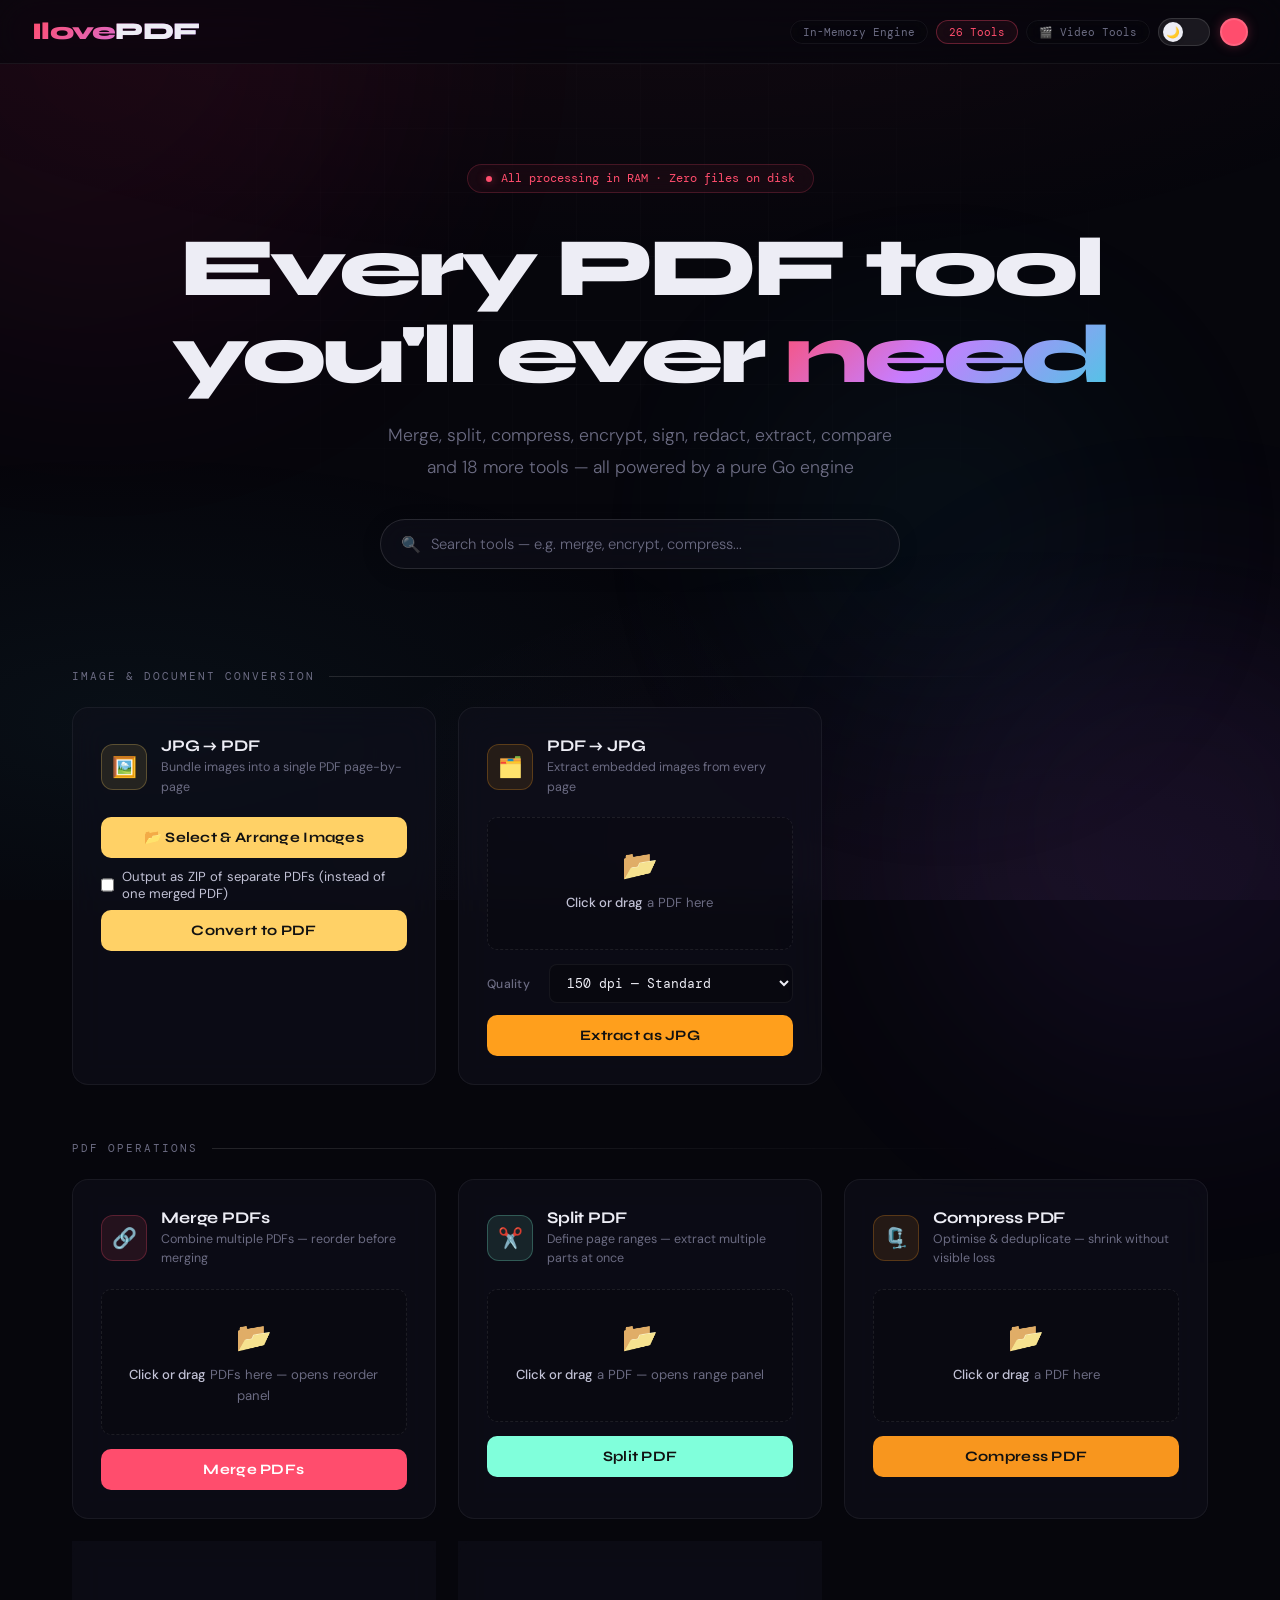
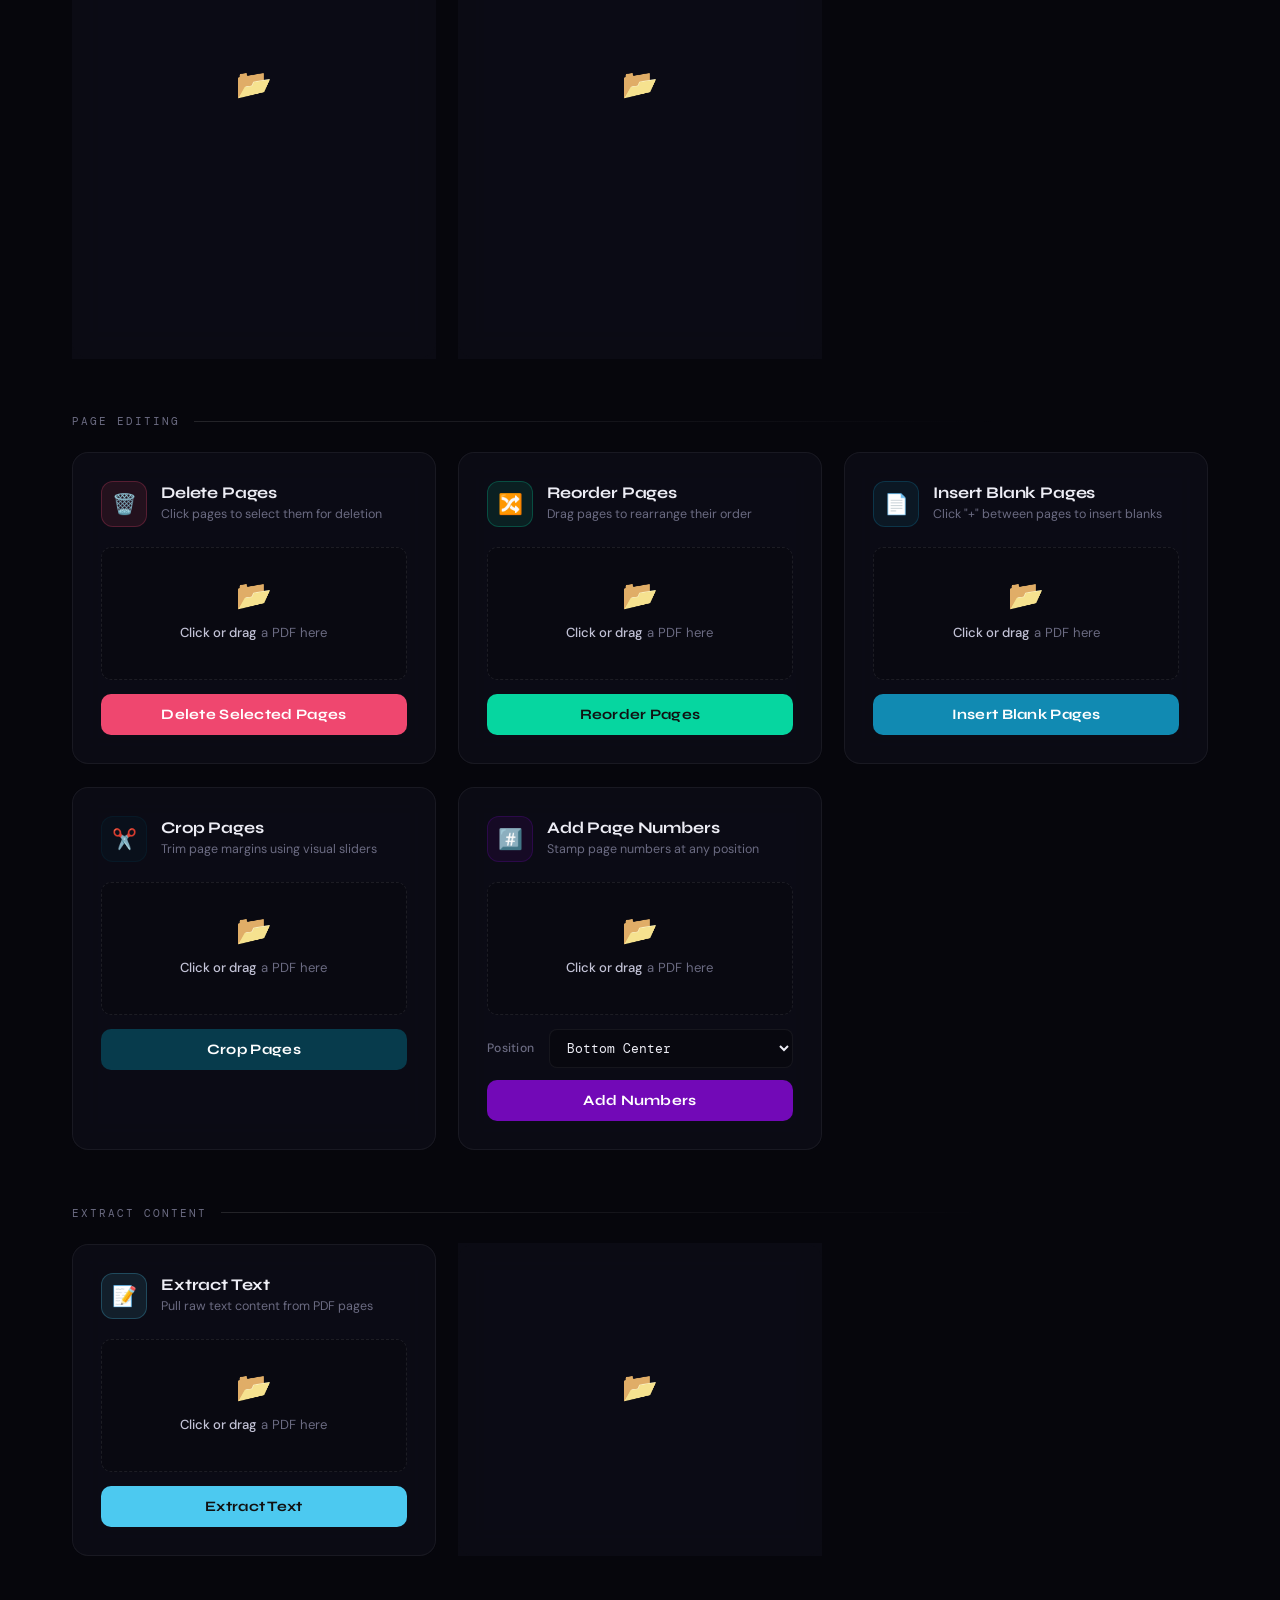
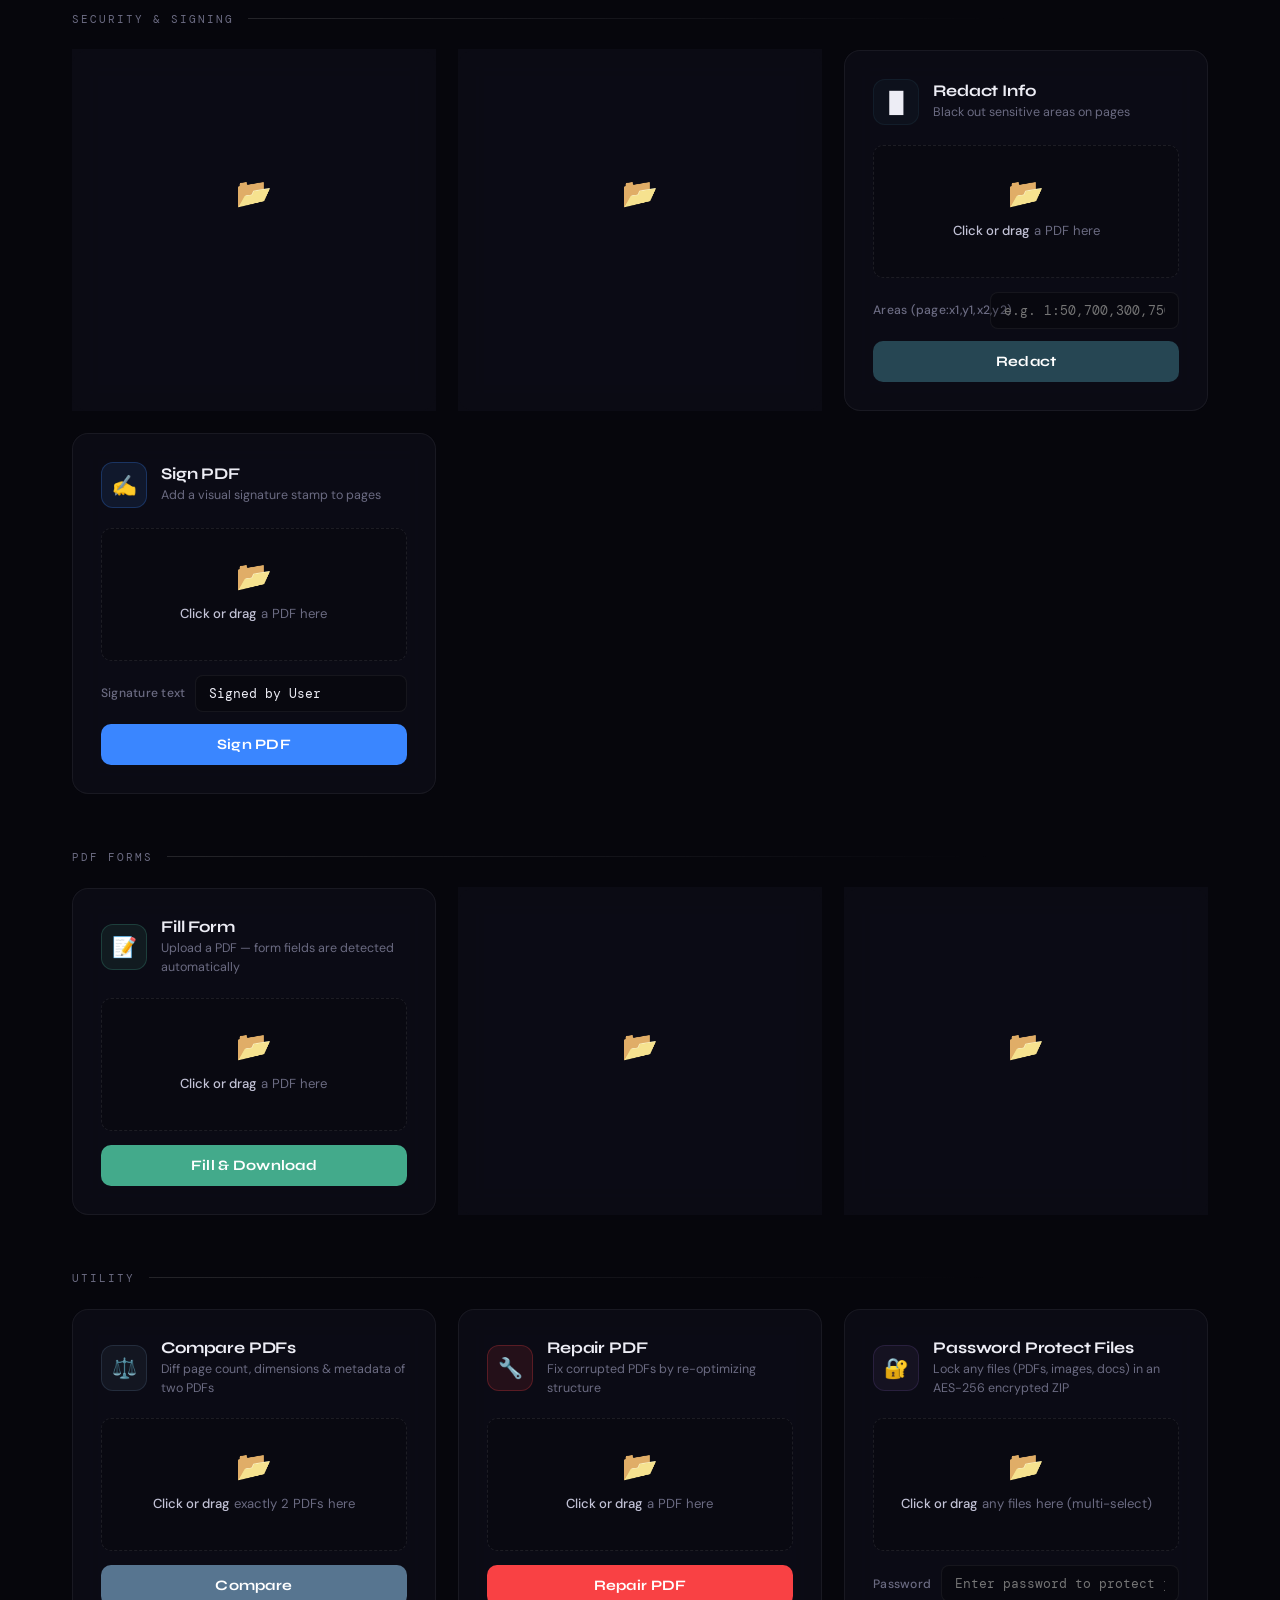
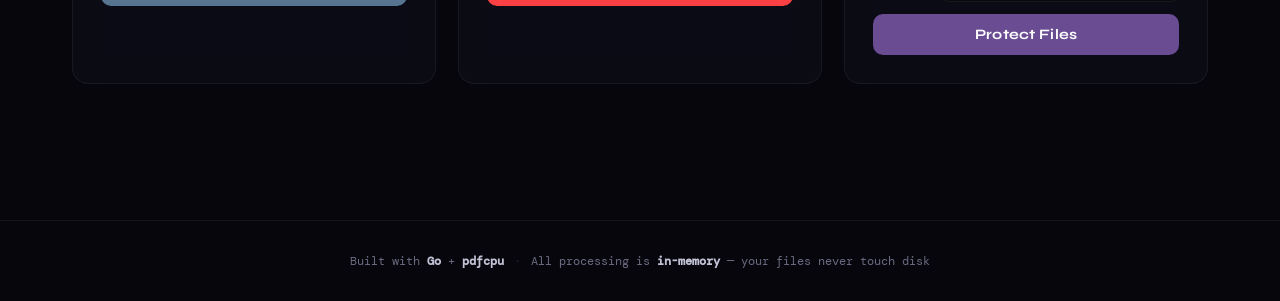
<file: templates/index.html>
<!DOCTYPE html>
<html lang="en">
<head>
<meta charset="UTF-8">
<meta name="viewport" content="width=device-width, initial-scale=1.0">
<meta name="description" content="Free online PDF toolkit — merge, split, compress, encrypt, sign, and 20+ more tools. All processing happens in-memory, zero files on disk.">
<title>ILovePDF — Every PDF Tool You'll Ever Need</title>
<link rel="preconnect" href="https://fonts.googleapis.com">
<link rel="preconnect" href="https://fonts.gstatic.com" crossorigin>
<link href="https://fonts.googleapis.com/css2?family=Syne:wght@400;700;800&family=DM+Mono:ital,wght@0,400;0,500;1,400&family=DM+Sans:opsz,wght@9..40,300;9..40,400;9..40,500;9..40,600&display=swap" rel="stylesheet">
<link rel="stylesheet" href="/static/css/style.css">
</head>
<body>

<div class="orb orb-1"></div>
<div class="orb orb-2"></div>
<div class="orb orb-3"></div>

<nav>
  <div class="logo">Ilove<span>PDF</span></div>
  <div class="nav-right">
    <span class="nav-tag">In-Memory Engine</span>
    <span class="nav-tag accent">26 Tools</span>
    <a href="/video/remove-watermark" class="nav-tag" style="text-decoration:none;cursor:pointer">🎬 Video Tools</a>

    <!-- Theme toggle -->
    <div class="theme-controls">
      <div class="theme-toggle" id="themeToggle" title="Toggle light/dark">
        <div class="theme-toggle-knob">🌙</div>
      </div>

      <!-- Color picker -->
      <div class="color-picker-wrap">
        <div class="color-picker-btn" id="colorPickerBtn" title="Choose accent color"></div>
        <input type="color" class="color-picker-input" id="colorPickerInput" value="#ff4d6d">
        <div class="color-presets" id="colorPresets">
          <span class="color-presets-title">Accent Color</span>
          <div class="color-preset active" data-color="#ff4d6d" style="background:#ff4d6d" title="Rose"></div>
          <div class="color-preset" data-color="#c77dff" style="background:#c77dff" title="Violet"></div>
          <div class="color-preset" data-color="#48cae4" style="background:#48cae4" title="Sky"></div>
          <div class="color-preset" data-color="#06d6a0" style="background:#06d6a0" title="Emerald"></div>
          <div class="color-preset" data-color="#ffd166" style="background:#ffd166" title="Amber"></div>
          <div class="color-preset" data-color="#ff9f1c" style="background:#ff9f1c" title="Orange"></div>
          <div class="color-preset" data-color="#3a86ff" style="background:#3a86ff" title="Blue"></div>
          <div class="color-preset" data-color="#f72585" style="background:#f72585" title="Pink"></div>
          <div class="color-preset" data-color="#7209b7" style="background:#7209b7" title="Purple"></div>
          <div class="color-preset" data-color="#e63946" style="background:#e63946" title="Red"></div>
        </div>
      </div>
    </div>
  </div>
</nav>

<header class="hero">
  <div class="hero-badge">
    <span class="pulse-dot"></span>
    All processing in RAM · Zero files on disk
  </div>
  <h1>Every PDF tool<br>you'll ever <em>need</em></h1>
  <p>Merge, split, compress, encrypt, sign, redact, extract, compare and 18 more tools — all powered by a pure Go engine</p>

  <!-- Search bar -->
  <div class="search-wrap">
    <div class="search-box" id="searchBox">
      <span class="search-icon">🔍</span>
      <input type="text" id="searchInput" class="search-input" placeholder="Search tools — e.g. merge, encrypt, compress..." autocomplete="off" spellcheck="false">
      <span class="search-clear" id="searchClear">&times;</span>
    </div>
    <div class="search-count" id="searchCount"></div>
  </div>
</header>

<main class="container">

  <div class="section-label">
    <span>Image &amp; Document Conversion</span>
  </div>
  <div class="tool-grid">

    <div class="tool-card" data-accent="#ffd166">
      <div class="card-header">
        <div class="card-icon" style="--ci-bg:rgba(255,209,102,.1);--ci-bd:rgba(255,209,102,.25)">🖼️</div>
        <div>
          <div class="card-title">JPG → PDF</div>
          <div class="card-desc">Bundle images into a single PDF page-by-page</div>
        </div>
      </div>

      <button class="btn" style="--btn-color:#ffd166;--btn-text:#111;margin-bottom:10px"
              onclick="openFileManager('image/jpeg,image/png,image/gif,image/tiff,image/webp', function(files) {
                document.getElementById('fi-jpg2pdf')._files = files;
                renderFileList(files, document.getElementById('dz-jpg2pdf'));
              })">
        <span>📂 Select & Arrange Images</span>
      </button>

      <div class="drop-zone" id="dz-jpg2pdf" style="display:none">
        <input type="file" id="fi-jpg2pdf" accept="image/jpeg,image/png,image/gif,image/tiff,image/webp" multiple
               onchange="onFileChange(this,'dz-jpg2pdf')">
        <div class="file-list" id="fl-jpg2pdf"></div>
      </div>

      <div class="output-mode-toggle">
        <input type="checkbox" id="jpg2pdf-zip-mode">
        <label for="jpg2pdf-zip-mode">Output as ZIP of separate PDFs (instead of one merged PDF)</label>
      </div>

      <button class="btn" style="--btn-color:#ffd166;--btn-text:#111"
              onclick="submitMany('jpg-to-pdf','fi-jpg2pdf',{mode: document.getElementById('jpg2pdf-zip-mode').checked ? 'zip' : 'merged'},'rb-jpg2pdf','jpg2pdf')">
        <span class="btn-spinner" id="sp-jpg2pdf"></span>
        <span>Convert to PDF</span>
      </button>
      <div class="result-box" id="rb-jpg2pdf"></div>
    </div>

    <div class="tool-card" data-accent="#ff9f1c">
      <div class="card-header">
        <div class="card-icon" style="--ci-bg:rgba(255,159,28,.1);--ci-bd:rgba(255,159,28,.25)">🗂️</div>
        <div>
          <div class="card-title">PDF → JPG</div>
          <div class="card-desc">Extract embedded images from every page</div>
        </div>
      </div>

      <div class="drop-zone" id="dz-pdf2jpg"
           ondragover="onDragOver(event,this)"
           ondragleave="onDragLeave(this)"
           ondrop="onDrop(event,this,'fi-pdf2jpg')">
        <input type="file" id="fi-pdf2jpg" accept=".pdf"
               onchange="onFileChange(this,'dz-pdf2jpg')">
        <div class="drop-icon">📂</div>
        <div class="drop-text"><strong>Click or drag</strong> a PDF here</div>
        <div class="file-list" id="fl-pdf2jpg"></div>
      </div>

      <div class="field-row">
        <span class="field-label">Quality</span>
        <select id="sel-dpi" class="field-select">
          <option value="72">72 dpi — Screen</option>
          <option value="150" selected>150 dpi — Standard</option>
          <option value="300">300 dpi — Print</option>
        </select>
      </div>

      <button class="btn" style="--btn-color:#ff9f1c;--btn-text:#111"
              onclick="submitOne('pdf-to-jpg','fi-pdf2jpg',
                {dpi:document.getElementById('sel-dpi').value},
                'rb-pdf2jpg','pdf2jpg')">
        <span class="btn-spinner" id="sp-pdf2jpg"></span>
        <span>Extract as JPG</span>
      </button>
      <div class="result-box" id="rb-pdf2jpg"></div>
    </div>

  </div>

  <div class="section-label">
    <span>PDF Operations</span>
  </div>
  <div class="tool-grid">

    <div class="tool-card" data-accent="#ff4d6d">
      <div class="card-header">
        <div class="card-icon" style="--ci-bg:rgba(255,77,109,.1);--ci-bd:rgba(255,77,109,.25)">🔗</div>
        <div>
          <div class="card-title">Merge PDFs</div>
          <div class="card-desc">Combine multiple PDFs — reorder before merging</div>
        </div>
      </div>

      <div class="drop-zone" id="dz-merge"
           ondragover="onDragOver(event,this)"
           ondragleave="onDragLeave(this)"
           ondrop="onDrop(event,this,'fi-merge')">
        <input type="file" id="fi-merge" accept=".pdf" multiple
               onchange="onMergeFilesChange(this)">
        <div class="drop-icon">📂</div>
        <div class="drop-text"><strong>Click or drag</strong> PDFs here — opens reorder panel</div>
      </div>

      <button class="btn" style="--btn-color:#ff4d6d;--btn-text:#fff"
              onclick="openMergeModal()">
        <span class="btn-spinner" id="sp-merge"></span>
        <span>Merge PDFs</span>
      </button>
      <div class="result-box" id="rb-merge"></div>
    </div>

    <div class="tool-card" data-accent="#80ffdb">
      <div class="card-header">
        <div class="card-icon" style="--ci-bg:rgba(128,255,219,.1);--ci-bd:rgba(128,255,219,.25)">✂️</div>
        <div>
          <div class="card-title">Split PDF</div>
          <div class="card-desc">Define page ranges — extract multiple parts at once</div>
        </div>
      </div>

      <div class="drop-zone" id="dz-split"
           ondragover="onDragOver(event,this)"
           ondragleave="onDragLeave(this)"
           ondrop="onDrop(event,this,'fi-split')">
        <input type="file" id="fi-split" accept=".pdf"
               onchange="onSplitFileChange(this)">
        <div class="drop-icon">📂</div>
        <div class="drop-text"><strong>Click or drag</strong> a PDF — opens range panel</div>
        <div class="file-list" id="fl-split"></div>
      </div>

      <button class="btn" style="--btn-color:#80ffdb;--btn-text:#111"
              onclick="openSplitModal()">
        <span class="btn-spinner" id="sp-split"></span>
        <span>Split PDF</span>
      </button>
      <div class="result-box" id="rb-split"></div>
    </div>

    <div class="tool-card" data-accent="#f8961e">
      <div class="card-header">
        <div class="card-icon" style="--ci-bg:rgba(248,150,30,.1);--ci-bd:rgba(248,150,30,.25)">🗜️</div>
        <div>
          <div class="card-title">Compress PDF</div>
          <div class="card-desc">Optimise &amp; deduplicate — shrink without visible loss</div>
        </div>
      </div>

      <div class="drop-zone" id="dz-compress"
           ondragover="onDragOver(event,this)"
           ondragleave="onDragLeave(this)"
           ondrop="onDrop(event,this,'fi-compress')">
        <input type="file" id="fi-compress" accept=".pdf"
               onchange="onFileChange(this,'dz-compress')">
        <div class="drop-icon">📂</div>
        <div class="drop-text"><strong>Click or drag</strong> a PDF here</div>
        <div class="file-list" id="fl-compress"></div>
      </div>

      <button class="btn" style="--btn-color:#f8961e;--btn-text:#111"
              onclick="submitOne('compress','fi-compress',{},'rb-compress','compress')">
        <span class="btn-spinner" id="sp-compress"></span>
        <span>Compress PDF</span>
      </button>
      <div class="result-box" id="rb-compress"></div>
    </div>

    <div class="tool-card" data-accent="#a8dadc">
      <div class="card-header">
        <div class="card-icon" style="--ci-bg:rgba(168,218,220,.1);--ci-bd:rgba(168,218,220,.25)">🔄</div>
        <div>
          <div class="card-title">Rotate PDF</div>
          <div class="card-desc">Fix page orientation — all pages at once</div>
        </div>
      </div>

      <div class="drop-zone" id="dz-rotate"
           ondragover="onDragOver(event,this)"
           ondragleave="onDragLeave(this)"
           ondrop="onDrop(event,this,'fi-rotate')">
        <input type="file" id="fi-rotate" accept=".pdf"
               onchange="onFileChange(this,'dz-rotate')">
        <div class="drop-icon">📂</div>
        <div class="drop-text"><strong>Click or drag</strong> a PDF here</div>
        <div class="file-list" id="fl-rotate"></div>
      </div>

      <div class="field-row">
        <span class="field-label">Angle</span>
        <select id="sel-rotate" class="field-select">
          <option value="90">90° — Clockwise</option>
          <option value="180">180° — Flip</option>
          <option value="270">270° — Counter-clockwise</option>
        </select>
      </div>

      <button class="btn" style="--btn-color:#a8dadc;--btn-text:#111"
              onclick="submitOne('rotate','fi-rotate',
                {degrees:document.getElementById('sel-rotate').value},
                'rb-rotate','rotate')">
        <span class="btn-spinner" id="sp-rotate"></span>
        <span>Rotate PDF</span>
      </button>
      <div class="result-box" id="rb-rotate"></div>
    </div>

    <div class="tool-card" data-accent="#c77dff">
      <div class="card-header">
        <div class="card-icon" style="--ci-bg:rgba(199,125,255,.1);--ci-bd:rgba(199,125,255,.25)">💧</div>
        <div>
          <div class="card-title">Add Watermark</div>
          <div class="card-desc">Stamp diagonal text across every page</div>
        </div>
      </div>

      <div class="drop-zone" id="dz-wm"
           ondragover="onDragOver(event,this)"
           ondragleave="onDragLeave(this)"
           ondrop="onDrop(event,this,'fi-wm')">
        <input type="file" id="fi-wm" accept=".pdf"
               onchange="onFileChange(this,'dz-wm')">
        <div class="drop-icon">📂</div>
        <div class="drop-text"><strong>Click or drag</strong> a PDF here</div>
        <div class="file-list" id="fl-wm"></div>
      </div>

      <div class="field-row">
        <span class="field-label">Text</span>
        <input type="text" id="wm-text" class="field-input" value="CONFIDENTIAL" placeholder="Watermark text">
      </div>
      <div class="field-row">
        <span class="field-label">Opacity</span>
        <input type="range" id="wm-opacity" min="5" max="80" value="30"
               oninput="document.getElementById('wm-opval').textContent=this.value+'%'">
        <span class="range-val" id="wm-opval">30%</span>
      </div>
      <div class="field-row">
        <span class="field-label">Size</span>
        <input type="range" id="wm-size" min="20" max="96" value="48"
               oninput="document.getElementById('wm-szval').textContent=this.value+'pt'">
        <span class="range-val" id="wm-szval">48pt</span>
      </div>

      <button class="btn" style="--btn-color:#c77dff;--btn-text:#fff"
              onclick="submitOne('watermark','fi-wm',{
                text:     document.getElementById('wm-text').value,
                opacity:  document.getElementById('wm-opacity').value / 100,
                fontsize: document.getElementById('wm-size').value
              },'rb-wm','wm')">
        <span class="btn-spinner" id="sp-wm"></span>
        <span>Apply Watermark</span>
      </button>
      <div class="result-box" id="rb-wm"></div>
    </div>

  </div>

  <!-- ═══════════════════════════════════════════════════════ -->
  <!--  PAGE EDITING                                          -->
  <!-- ═══════════════════════════════════════════════════════ -->
  <div class="section-label"><span>Page Editing</span></div>
  <div class="tool-grid">

    <!-- Delete Pages -->
    <div class="tool-card" data-accent="#ef476f">
      <div class="card-header">
        <div class="card-icon" style="--ci-bg:rgba(239,71,111,.1);--ci-bd:rgba(239,71,111,.25)">🗑️</div>
        <div>
          <div class="card-title">Delete Pages</div>
          <div class="card-desc">Click pages to select them for deletion</div>
        </div>
      </div>
      <div class="drop-zone" id="dz-delpg" ondragover="onDragOver(event,this)" ondragleave="onDragLeave(this)" ondrop="onDrop(event,this,'fi-delpg')">
        <input type="file" id="fi-delpg" accept=".pdf" onchange="onFileChange(this,'dz-delpg'); initDeletePages('fi-delpg')">
        <div class="drop-icon">📂</div>
        <div class="drop-text"><strong>Click or drag</strong> a PDF here</div>
        <div class="file-list" id="fl-delpg"></div>
      </div>
      <div id="delpg-grid" style="display:none"></div>
      <input type="hidden" id="delpg-pages">
      <button class="btn" style="--btn-color:#ef476f;--btn-text:#fff"
              onclick="submitOne('delete-pages','fi-delpg',{pages:document.getElementById('delpg-pages').value},'rb-delpg','delpg')">
        <span class="btn-spinner" id="sp-delpg"></span><span>Delete Selected Pages</span>
      </button>
      <div class="result-box" id="rb-delpg"></div>
    </div>

    <!-- Reorder Pages -->
    <div class="tool-card" data-accent="#06d6a0">
      <div class="card-header">
        <div class="card-icon" style="--ci-bg:rgba(6,214,160,.1);--ci-bd:rgba(6,214,160,.25)">🔀</div>
        <div>
          <div class="card-title">Reorder Pages</div>
          <div class="card-desc">Drag pages to rearrange their order</div>
        </div>
      </div>
      <div class="drop-zone" id="dz-reorder" ondragover="onDragOver(event,this)" ondragleave="onDragLeave(this)" ondrop="onDrop(event,this,'fi-reorder')">
        <input type="file" id="fi-reorder" accept=".pdf" onchange="onFileChange(this,'dz-reorder'); initReorderPages('fi-reorder')">
        <div class="drop-icon">📂</div>
        <div class="drop-text"><strong>Click or drag</strong> a PDF here</div>
        <div class="file-list" id="fl-reorder"></div>
      </div>
      <div id="reorder-grid" style="display:none"></div>
      <input type="hidden" id="reorder-order">
      <button class="btn" style="--btn-color:#06d6a0;--btn-text:#111"
              onclick="submitOne('reorder-pages','fi-reorder',{order:document.getElementById('reorder-order').value},'rb-reorder','reorder')">
        <span class="btn-spinner" id="sp-reorder"></span><span>Reorder Pages</span>
      </button>
      <div class="result-box" id="rb-reorder"></div>
    </div>

    <!-- Insert Blank Pages -->
    <div class="tool-card" data-accent="#118ab2">
      <div class="card-header">
        <div class="card-icon" style="--ci-bg:rgba(17,138,178,.1);--ci-bd:rgba(17,138,178,.25)">📄</div>
        <div>
          <div class="card-title">Insert Blank Pages</div>
          <div class="card-desc">Click "+" between pages to insert blanks</div>
        </div>
      </div>
      <div class="drop-zone" id="dz-insertblank" ondragover="onDragOver(event,this)" ondragleave="onDragLeave(this)" ondrop="onDrop(event,this,'fi-insertblank')">
        <input type="file" id="fi-insertblank" accept=".pdf" onchange="onFileChange(this,'dz-insertblank'); initInsertBlank('fi-insertblank')">
        <div class="drop-icon">📂</div>
        <div class="drop-text"><strong>Click or drag</strong> a PDF here</div>
        <div class="file-list" id="fl-insertblank"></div>
      </div>
      <div id="insertblank-grid" style="display:none"></div>
      <input type="hidden" id="insertblank-after">
      <button class="btn" style="--btn-color:#118ab2;--btn-text:#fff"
              onclick="submitOne('insert-blank','fi-insertblank',{after:document.getElementById('insertblank-after').value},'rb-insertblank','insertblank')">
        <span class="btn-spinner" id="sp-insertblank"></span><span>Insert Blank Pages</span>
      </button>
      <div class="result-box" id="rb-insertblank"></div>
    </div>

    <!-- Crop Pages -->
    <div class="tool-card" data-accent="#073b4c">
      <div class="card-header">
        <div class="card-icon" style="--ci-bg:rgba(7,59,76,.12);--ci-bd:rgba(7,59,76,.25)">✂️</div>
        <div>
          <div class="card-title">Crop Pages</div>
          <div class="card-desc">Trim page margins using visual sliders</div>
        </div>
      </div>
      <div class="drop-zone" id="dz-crop" ondragover="onDragOver(event,this)" ondragleave="onDragLeave(this)" ondrop="onDrop(event,this,'fi-crop')">
        <input type="file" id="fi-crop" accept=".pdf" onchange="onFileChange(this,'dz-crop'); initCropSliders()">
        <div class="drop-icon">📂</div>
        <div class="drop-text"><strong>Click or drag</strong> a PDF here</div>
        <div class="file-list" id="fl-crop"></div>
      </div>
      <div id="crop-sliders" style="display:none"></div>
      <input type="hidden" id="crop-box">
      <button class="btn" style="--btn-color:#073b4c;--btn-text:#fff"
              onclick="submitOne('crop','fi-crop',{box:document.getElementById('crop-box').value},'rb-crop','crop')">
        <span class="btn-spinner" id="sp-crop"></span><span>Crop Pages</span>
      </button>
      <div class="result-box" id="rb-crop"></div>
    </div>

    <!-- Add Page Numbers -->
    <div class="tool-card" data-accent="#7209b7">
      <div class="card-header">
        <div class="card-icon" style="--ci-bg:rgba(114,9,183,.1);--ci-bd:rgba(114,9,183,.25)">#️⃣</div>
        <div>
          <div class="card-title">Add Page Numbers</div>
          <div class="card-desc">Stamp page numbers at any position</div>
        </div>
      </div>
      <div class="drop-zone" id="dz-pagenum" ondragover="onDragOver(event,this)" ondragleave="onDragLeave(this)" ondrop="onDrop(event,this,'fi-pagenum')">
        <input type="file" id="fi-pagenum" accept=".pdf" onchange="onFileChange(this,'dz-pagenum')">
        <div class="drop-icon">📂</div>
        <div class="drop-text"><strong>Click or drag</strong> a PDF here</div>
        <div class="file-list" id="fl-pagenum"></div>
      </div>
      <div class="field-row">
        <span class="field-label">Position</span>
        <select id="pagenum-pos" class="field-select">
          <option value="bottom-center">Bottom Center</option>
          <option value="bottom-left">Bottom Left</option>
          <option value="bottom-right">Bottom Right</option>
          <option value="top-center">Top Center</option>
          <option value="top-left">Top Left</option>
          <option value="top-right">Top Right</option>
        </select>
      </div>
      <button class="btn" style="--btn-color:#7209b7;--btn-text:#fff"
              onclick="submitOne('page-numbers','fi-pagenum',{position:document.getElementById('pagenum-pos').value},'rb-pagenum','pagenum')">
        <span class="btn-spinner" id="sp-pagenum"></span><span>Add Numbers</span>
      </button>
      <div class="result-box" id="rb-pagenum"></div>
    </div>

  </div>

  <!-- ═══════════════════════════════════════════════════════ -->
  <!--  EXTRACT                                               -->
  <!-- ═══════════════════════════════════════════════════════ -->
  <div class="section-label"><span>Extract Content</span></div>
  <div class="tool-grid">

    <!-- Extract Text -->
    <div class="tool-card" data-accent="#4cc9f0">
      <div class="card-header">
        <div class="card-icon" style="--ci-bg:rgba(76,201,240,.1);--ci-bd:rgba(76,201,240,.25)">📝</div>
        <div>
          <div class="card-title">Extract Text</div>
          <div class="card-desc">Pull raw text content from PDF pages</div>
        </div>
      </div>
      <div class="drop-zone" id="dz-exttxt" ondragover="onDragOver(event,this)" ondragleave="onDragLeave(this)" ondrop="onDrop(event,this,'fi-exttxt')">
        <input type="file" id="fi-exttxt" accept=".pdf" onchange="onFileChange(this,'dz-exttxt')">
        <div class="drop-icon">📂</div>
        <div class="drop-text"><strong>Click or drag</strong> a PDF here</div>
        <div class="file-list" id="fl-exttxt"></div>
      </div>
      <button class="btn" style="--btn-color:#4cc9f0;--btn-text:#111"
              onclick="submitJson('extract-text','fi-exttxt',{},'rb-exttxt','exttxt')">
        <span class="btn-spinner" id="sp-exttxt"></span><span>Extract Text</span>
      </button>
      <div class="result-box" id="rb-exttxt"></div>
    </div>

    <!-- Extract Images -->
    <div class="tool-card" data-accent="#f72585">
      <div class="card-header">
        <div class="card-icon" style="--ci-bg:rgba(247,37,133,.1);--ci-bd:rgba(247,37,133,.25)">🖼️</div>
        <div>
          <div class="card-title">Extract Images</div>
          <div class="card-desc">Extract all embedded images as a ZIP</div>
        </div>
      </div>
      <div class="drop-zone" id="dz-extimg" ondragover="onDragOver(event,this)" ondragleave="onDragLeave(this)" ondrop="onDrop(event,this,'fi-extimg')">
        <input type="file" id="fi-extimg" accept=".pdf" onchange="onFileChange(this,'dz-extimg')">
        <div class="drop-icon">📂</div>
        <div class="drop-text"><strong>Click or drag</strong> a PDF here</div>
        <div class="file-list" id="fl-extimg"></div>
      </div>
      <button class="btn" style="--btn-color:#f72585;--btn-text:#fff"
              onclick="submitOne('extract-images','fi-extimg',{},'rb-extimg','extimg')">
        <span class="btn-spinner" id="sp-extimg"></span><span>Extract Images</span>
      </button>
      <div class="result-box" id="rb-extimg"></div>
    </div>

  </div>

  <!-- ═══════════════════════════════════════════════════════ -->
  <!--  SECURITY                                              -->
  <!-- ═══════════════════════════════════════════════════════ -->
  <div class="section-label"><span>Security &amp; Signing</span></div>
  <div class="tool-grid">

    <!-- Encrypt (Password Protect) -->
    <div class="tool-card" data-accent="#2ec4b6">
      <div class="card-header">
        <div class="card-icon" style="--ci-bg:rgba(46,196,182,.1);--ci-bd:rgba(46,196,182,.25)">🔒</div>
        <div>
          <div class="card-title">Password Protect PDF</div>
          <div class="card-desc">Add password encryption to your PDF</div>
        </div>
      </div>
      <div class="drop-zone" id="dz-encrypt" ondragover="onDragOver(event,this)" ondragleave="onDragLeave(this)" ondrop="onDrop(event,this,'fi-encrypt')">
        <input type="file" id="fi-encrypt" accept=".pdf" onchange="onFileChange(this,'dz-encrypt')">
        <div class="drop-icon">📂</div>
        <div class="drop-text"><strong>Click or drag</strong> a PDF here</div>
        <div class="file-list" id="fl-encrypt"></div>
      </div>
      <div class="field-row">
        <span class="field-label">Password</span>
        <input type="password" id="encrypt-pw" class="field-input" placeholder="Enter password">
      </div>
      <button class="btn" style="--btn-color:#2ec4b6;--btn-text:#111"
              onclick="submitOne('encrypt','fi-encrypt',{password:document.getElementById('encrypt-pw').value},'rb-encrypt','encrypt')">
        <span class="btn-spinner" id="sp-encrypt"></span><span>Encrypt PDF</span>
      </button>
      <div class="result-box" id="rb-encrypt"></div>
    </div>

    <!-- Decrypt (Unlock) -->
    <div class="tool-card" data-accent="#e76f51">
      <div class="card-header">
        <div class="card-icon" style="--ci-bg:rgba(231,111,81,.1);--ci-bd:rgba(231,111,81,.25)">🔓</div>
        <div>
          <div class="card-title">Unlock PDF</div>
          <div class="card-desc">Remove password protection from a PDF</div>
        </div>
      </div>
      <div class="drop-zone" id="dz-decrypt" ondragover="onDragOver(event,this)" ondragleave="onDragLeave(this)" ondrop="onDrop(event,this,'fi-decrypt')">
        <input type="file" id="fi-decrypt" accept=".pdf" onchange="onFileChange(this,'dz-decrypt')">
        <div class="drop-icon">📂</div>
        <div class="drop-text"><strong>Click or drag</strong> a PDF here</div>
        <div class="file-list" id="fl-decrypt"></div>
      </div>
      <div class="field-row">
        <span class="field-label">Current password</span>
        <input type="password" id="decrypt-pw" class="field-input" placeholder="Enter current password">
      </div>
      <button class="btn" style="--btn-color:#e76f51;--btn-text:#fff"
              onclick="submitOne('decrypt','fi-decrypt',{password:document.getElementById('decrypt-pw').value},'rb-decrypt','decrypt')">
        <span class="btn-spinner" id="sp-decrypt"></span><span>Unlock PDF</span>
      </button>
      <div class="result-box" id="rb-decrypt"></div>
    </div>

    <!-- Redact -->
    <div class="tool-card" data-accent="#264653">
      <div class="card-header">
        <div class="card-icon" style="--ci-bg:rgba(38,70,83,.12);--ci-bd:rgba(38,70,83,.25)">█</div>
        <div>
          <div class="card-title">Redact Info</div>
          <div class="card-desc">Black out sensitive areas on pages</div>
        </div>
      </div>
      <div class="drop-zone" id="dz-redact" ondragover="onDragOver(event,this)" ondragleave="onDragLeave(this)" ondrop="onDrop(event,this,'fi-redact')">
        <input type="file" id="fi-redact" accept=".pdf" onchange="onFileChange(this,'dz-redact')">
        <div class="drop-icon">📂</div>
        <div class="drop-text"><strong>Click or drag</strong> a PDF here</div>
        <div class="file-list" id="fl-redact"></div>
      </div>
      <div class="field-row">
        <span class="field-label">Areas (page:x1,y1,x2,y2)</span>
        <input type="text" id="redact-areas" class="field-input" placeholder="e.g. 1:50,700,300,750; 2:100,500,400,550">
      </div>
      <button class="btn" style="--btn-color:#264653;--btn-text:#fff"
              onclick="submitOne('redact','fi-redact',{areas:document.getElementById('redact-areas').value},'rb-redact','redact')">
        <span class="btn-spinner" id="sp-redact"></span><span>Redact</span>
      </button>
      <div class="result-box" id="rb-redact"></div>
    </div>

    <!-- Sign PDF -->
    <div class="tool-card" data-accent="#3a86ff">
      <div class="card-header">
        <div class="card-icon" style="--ci-bg:rgba(58,134,255,.1);--ci-bd:rgba(58,134,255,.25)">✍️</div>
        <div>
          <div class="card-title">Sign PDF</div>
          <div class="card-desc">Add a visual signature stamp to pages</div>
        </div>
      </div>
      <div class="drop-zone" id="dz-signpdf" ondragover="onDragOver(event,this)" ondragleave="onDragLeave(this)" ondrop="onDrop(event,this,'fi-signpdf')">
        <input type="file" id="fi-signpdf" accept=".pdf" onchange="onFileChange(this,'dz-signpdf')">
        <div class="drop-icon">📂</div>
        <div class="drop-text"><strong>Click or drag</strong> a PDF here</div>
        <div class="file-list" id="fl-signpdf"></div>
      </div>
      <div class="field-row">
        <span class="field-label">Signature text</span>
        <input type="text" id="signpdf-text" class="field-input" placeholder="e.g. John Doe — Approved" value="Signed by User">
      </div>
      <button class="btn" style="--btn-color:#3a86ff;--btn-text:#fff"
              onclick="submitOne('sign-pdf','fi-signpdf',{text:document.getElementById('signpdf-text').value},'rb-signpdf','signpdf')">
        <span class="btn-spinner" id="sp-signpdf"></span><span>Sign PDF</span>
      </button>
      <div class="result-box" id="rb-signpdf"></div>
    </div>

  </div>

  <!-- ═══════════════════════════════════════════════════════ -->
  <!--  FORMS                                                 -->
  <!-- ═══════════════════════════════════════════════════════ -->
  <div class="section-label"><span>PDF Forms</span></div>
  <div class="tool-grid">

    <!-- Fill Form -->
    <div class="tool-card" data-accent="#43aa8b">
      <div class="card-header">
        <div class="card-icon" style="--ci-bg:rgba(67,170,139,.1);--ci-bd:rgba(67,170,139,.25)">📝</div>
        <div>
          <div class="card-title">Fill Form</div>
          <div class="card-desc">Upload a PDF — form fields are detected automatically</div>
        </div>
      </div>
      <div class="drop-zone" id="dz-fillform" ondragover="onDragOver(event,this)" ondragleave="onDragLeave(this)" ondrop="onDrop(event,this,'fi-fillform')">
        <input type="file" id="fi-fillform" accept=".pdf" onchange="onFileChange(this,'dz-fillform'); initFillForm('fi-fillform')">
        <div class="drop-icon">📂</div>
        <div class="drop-text"><strong>Click or drag</strong> a PDF here</div>
        <div class="file-list" id="fl-fillform"></div>
      </div>
      <div id="fillform-fields-grid" style="display:none"></div>
      <input type="hidden" id="fillform-fields">
      <button class="btn" style="--btn-color:#43aa8b;--btn-text:#fff"
              onclick="collectFormFields(); submitOne('fill-form','fi-fillform',{fields:document.getElementById('fillform-fields').value},'rb-fillform','fillform')">
        <span class="btn-spinner" id="sp-fillform"></span><span>Fill & Download</span>
      </button>
      <div class="result-box" id="rb-fillform"></div>
    </div>

    <!-- Flatten Form -->
    <div class="tool-card" data-accent="#90be6d">
      <div class="card-header">
        <div class="card-icon" style="--ci-bg:rgba(144,190,109,.1);--ci-bd:rgba(144,190,109,.25)">📋</div>
        <div>
          <div class="card-title">Flatten Form</div>
          <div class="card-desc">Lock and flatten form fields into static content</div>
        </div>
      </div>
      <div class="drop-zone" id="dz-flatten" ondragover="onDragOver(event,this)" ondragleave="onDragLeave(this)" ondrop="onDrop(event,this,'fi-flatten')">
        <input type="file" id="fi-flatten" accept=".pdf" onchange="onFileChange(this,'dz-flatten')">
        <div class="drop-icon">📂</div>
        <div class="drop-text"><strong>Click or drag</strong> a PDF here</div>
        <div class="file-list" id="fl-flatten"></div>
      </div>
      <button class="btn" style="--btn-color:#90be6d;--btn-text:#111"
              onclick="submitOne('flatten-form','fi-flatten',{},'rb-flatten','flatten')">
        <span class="btn-spinner" id="sp-flatten"></span><span>Flatten Form</span>
      </button>
      <div class="result-box" id="rb-flatten"></div>
    </div>

    <!-- List Form Fields -->
    <div class="tool-card" data-accent="#f9c74f">
      <div class="card-header">
        <div class="card-icon" style="--ci-bg:rgba(249,199,79,.1);--ci-bd:rgba(249,199,79,.25)">📋</div>
        <div>
          <div class="card-title">List Form Fields</div>
          <div class="card-desc">View all form fields and their current values</div>
        </div>
      </div>
      <div class="drop-zone" id="dz-formfields" ondragover="onDragOver(event,this)" ondragleave="onDragLeave(this)" ondrop="onDrop(event,this,'fi-formfields')">
        <input type="file" id="fi-formfields" accept=".pdf" onchange="onFileChange(this,'dz-formfields')">
        <div class="drop-icon">📂</div>
        <div class="drop-text"><strong>Click or drag</strong> a PDF here</div>
        <div class="file-list" id="fl-formfields"></div>
      </div>
      <button class="btn" style="--btn-color:#f9c74f;--btn-text:#111"
              onclick="submitJson('form-fields','fi-formfields',{},'rb-formfields','formfields')">
        <span class="btn-spinner" id="sp-formfields"></span><span>List Fields</span>
      </button>
      <div class="result-box" id="rb-formfields"></div>
    </div>

  </div>

  <!-- ═══════════════════════════════════════════════════════ -->
  <!--  UTILITY                                               -->
  <!-- ═══════════════════════════════════════════════════════ -->
  <div class="section-label"><span>Utility</span></div>
  <div class="tool-grid">

    <!-- Compare PDFs -->
    <div class="tool-card" data-accent="#577590">
      <div class="card-header">
        <div class="card-icon" style="--ci-bg:rgba(87,117,144,.1);--ci-bd:rgba(87,117,144,.25)">⚖️</div>
        <div>
          <div class="card-title">Compare PDFs</div>
          <div class="card-desc">Diff page count, dimensions &amp; metadata of two PDFs</div>
        </div>
      </div>
      <div class="drop-zone" id="dz-compare" ondragover="onDragOver(event,this)" ondragleave="onDragLeave(this)" ondrop="onDrop(event,this,'fi-compare')">
        <input type="file" id="fi-compare" accept=".pdf" multiple onchange="onFileChange(this,'dz-compare')">
        <div class="drop-icon">📂</div>
        <div class="drop-text"><strong>Click or drag</strong> exactly 2 PDFs here</div>
        <div class="file-list" id="fl-compare"></div>
      </div>
      <button class="btn" style="--btn-color:#577590;--btn-text:#fff"
              onclick="submitJsonMany('compare','fi-compare',{},'rb-compare','compare')">
        <span class="btn-spinner" id="sp-compare"></span><span>Compare</span>
      </button>
      <div class="result-box" id="rb-compare"></div>
    </div>

    <!-- Repair PDF -->
    <div class="tool-card" data-accent="#f94144">
      <div class="card-header">
        <div class="card-icon" style="--ci-bg:rgba(249,65,68,.1);--ci-bd:rgba(249,65,68,.25)">🔧</div>
        <div>
          <div class="card-title">Repair PDF</div>
          <div class="card-desc">Fix corrupted PDFs by re-optimizing structure</div>
        </div>
      </div>
      <div class="drop-zone" id="dz-repair" ondragover="onDragOver(event,this)" ondragleave="onDragLeave(this)" ondrop="onDrop(event,this,'fi-repair')">
        <input type="file" id="fi-repair" accept=".pdf" onchange="onFileChange(this,'dz-repair')">
        <div class="drop-icon">📂</div>
        <div class="drop-text"><strong>Click or drag</strong> a PDF here</div>
        <div class="file-list" id="fl-repair"></div>
      </div>
      <button class="btn" style="--btn-color:#f94144;--btn-text:#fff"
              onclick="submitOne('repair','fi-repair',{},'rb-repair','repair')">
        <span class="btn-spinner" id="sp-repair"></span><span>Repair PDF</span>
      </button>
      <div class="result-box" id="rb-repair"></div>
    </div>

    <!-- Password Protect Files -->
    <div class="tool-card" data-accent="#6a4c93">
      <div class="card-header">
        <div class="card-icon" style="--ci-bg:rgba(106,76,147,.1);--ci-bd:rgba(106,76,147,.25)">🔐</div>
        <div>
          <div class="card-title">Password Protect Files</div>
          <div class="card-desc">Lock any files (PDFs, images, docs) in an AES-256 encrypted ZIP</div>
        </div>
      </div>
      <div class="drop-zone" id="dz-protectfiles" ondragover="onDragOver(event,this)" ondragleave="onDragLeave(this)" ondrop="onDrop(event,this,'fi-protectfiles')">
        <input type="file" id="fi-protectfiles" multiple onchange="onFileChange(this,'dz-protectfiles')">
        <div class="drop-icon">📂</div>
        <div class="drop-text"><strong>Click or drag</strong> any files here (multi-select)</div>
        <div class="file-list" id="fl-protectfiles"></div>
      </div>
      <div class="field-row">
        <span class="field-label">Password</span>
        <input type="password" id="protectfiles-pw" class="field-input" placeholder="Enter password to protect files">
      </div>
      <button class="btn" style="--btn-color:#6a4c93;--btn-text:#fff"
              onclick="submitMany('protect-files','fi-protectfiles',{password:document.getElementById('protectfiles-pw').value},'rb-protectfiles','protectfiles')">
        <span class="btn-spinner" id="sp-protectfiles"></span><span>Protect Files</span>
      </button>
      <div class="result-box" id="rb-protectfiles"></div>
    </div>

  </div>
</main>

<footer>
  <span>Built with <strong>Go</strong> + <strong>pdfcpu</strong></span>
  <span class="footer-dot">·</span>
  <span>All processing is <strong>in-memory</strong> — your files never touch disk</span>
</footer>

<div id="toast" role="alert" aria-live="assertive"></div>

<div class="modal-overlay" id="modal-merge">
  <div class="modal-box">
    <div class="modal-header">
      <div class="modal-title">🔗 Merge PDFs</div>
      <button class="modal-close" onclick="closeModal('modal-merge')">✕</button>
    </div>
    <p class="modal-hint">Use ▲ ▼ to reorder files. The merge follows this order top-to-bottom.</p>
    <div class="modal-dropzone" id="modal-merge-dz">
      <input type="file" id="fi-merge-extra" accept=".pdf" multiple
             onchange="onMergeFilesChange(this)">
      <span>+ Add more PDFs</span>
    </div>
    <div class="mmodal-list" id="merge-modal-list"></div>
    <div class="modal-footer">
      <button class="btn" style="--btn-color:#ff4d6d;--btn-text:#fff" onclick="submitMerge()">
        <span class="btn-spinner" id="sp-merge-modal"></span>
        <span>Merge PDFs</span>
      </button>
    </div>
  </div>
</div>

<div class="modal-overlay" id="modal-split">
  <div class="modal-box">
    <div class="modal-header">
      <div class="modal-title">✂️ Split PDF</div>
      <button class="modal-close" onclick="closeModal('modal-split')">✕</button>
    </div>
    <div class="modal-filename" id="split-modal-filename"></div>
    <p class="modal-hint">Define start and end page numbers for each part you want to extract.</p>
    <div class="smodal-list" id="split-ranges-list"></div>
    <button class="smodal-add" onclick="addSplitRange()">＋ Add another range</button>
    <div class="modal-footer">
      <button class="btn" style="--btn-color:#80ffdb;--btn-text:#111" onclick="submitSplit()">
        <span class="btn-spinner" id="sp-split-modal"></span>
        <span>Split PDF</span>
      </button>
    </div>
  </div>
</div>

<!-- Premium Upsell Modal -->
<div class="modal-overlay" id="premiumModal" onclick="if(event.target===this)closePremiumModal()">
  <div class="modal-box">
    <div class="modal-icon">👑</div>
    <div class="modal-title">Premium Required</div>
    <div class="modal-text">Files over 50 MB require a premium account. Sign in or upgrade to process larger files.</div>
    <div class="modal-detail">
      <span>File: <strong id="premium-filename"></strong></span>
      <span>Size: <strong id="premium-size"></strong></span>
    </div>
    <div class="modal-actions">
      <button class="modal-btn modal-btn-ghost" onclick="closePremiumModal()">Cancel</button>
      <a href="#" class="modal-btn modal-btn-primary" onclick="closePremiumModal()">🔒 Sign In / Upgrade</a>
    </div>
  </div>
</div>

<!-- File Manager Modal -->
<div class="modal-overlay" id="fileManagerModal" onclick="if(event.target===this)closeFileManager()">
  <div class="fm-modal-box">
    <div class="fm-header">
      <h3>📂 Manage Files</h3>
      <button class="fm-remove" onclick="closeFileManager()" style="font-size:1.2rem">✕</button>
    </div>
    <div class="fm-count" id="fmCount">0 files selected</div>
    <div class="fm-list" id="fmFileList">
      <div class="fm-empty">No files yet — click "Add Files" to start</div>
    </div>
    <div class="fm-footer">
      <button class="btn" style="--btn-color:var(--accent2);--btn-text:#fff" onclick="fmPickFiles()">
        <span>＋ Add Files</span>
      </button>
      <button class="btn" id="fmSubmitBtn" style="--btn-color:var(--accent);--btn-text:#fff" onclick="fmSubmit()" disabled>
        <span>Process Files</span>
      </button>
    </div>
  </div>
</div>

<!-- Fullscreen PDF Preview Modal -->
<div class="preview-overlay" id="previewModal">
  <div class="preview-header">
    <div class="preview-title-area">
      <span class="preview-icon">📄</span>
      <span class="preview-title" id="previewTitle">document.pdf</span>
    </div>
    <div class="preview-header-actions">
      <a class="preview-dl-btn" id="previewDownload" href="#" download>↓ Download</a>
      <button class="preview-close-btn" onclick="closePreviewModal()">✕</button>
    </div>
  </div>
  <iframe class="preview-frame" id="previewIframe" src="" title="PDF Preview"></iframe>
</div>

<script src="/static/js/app.js"></script>
</body>
</html>
</file>
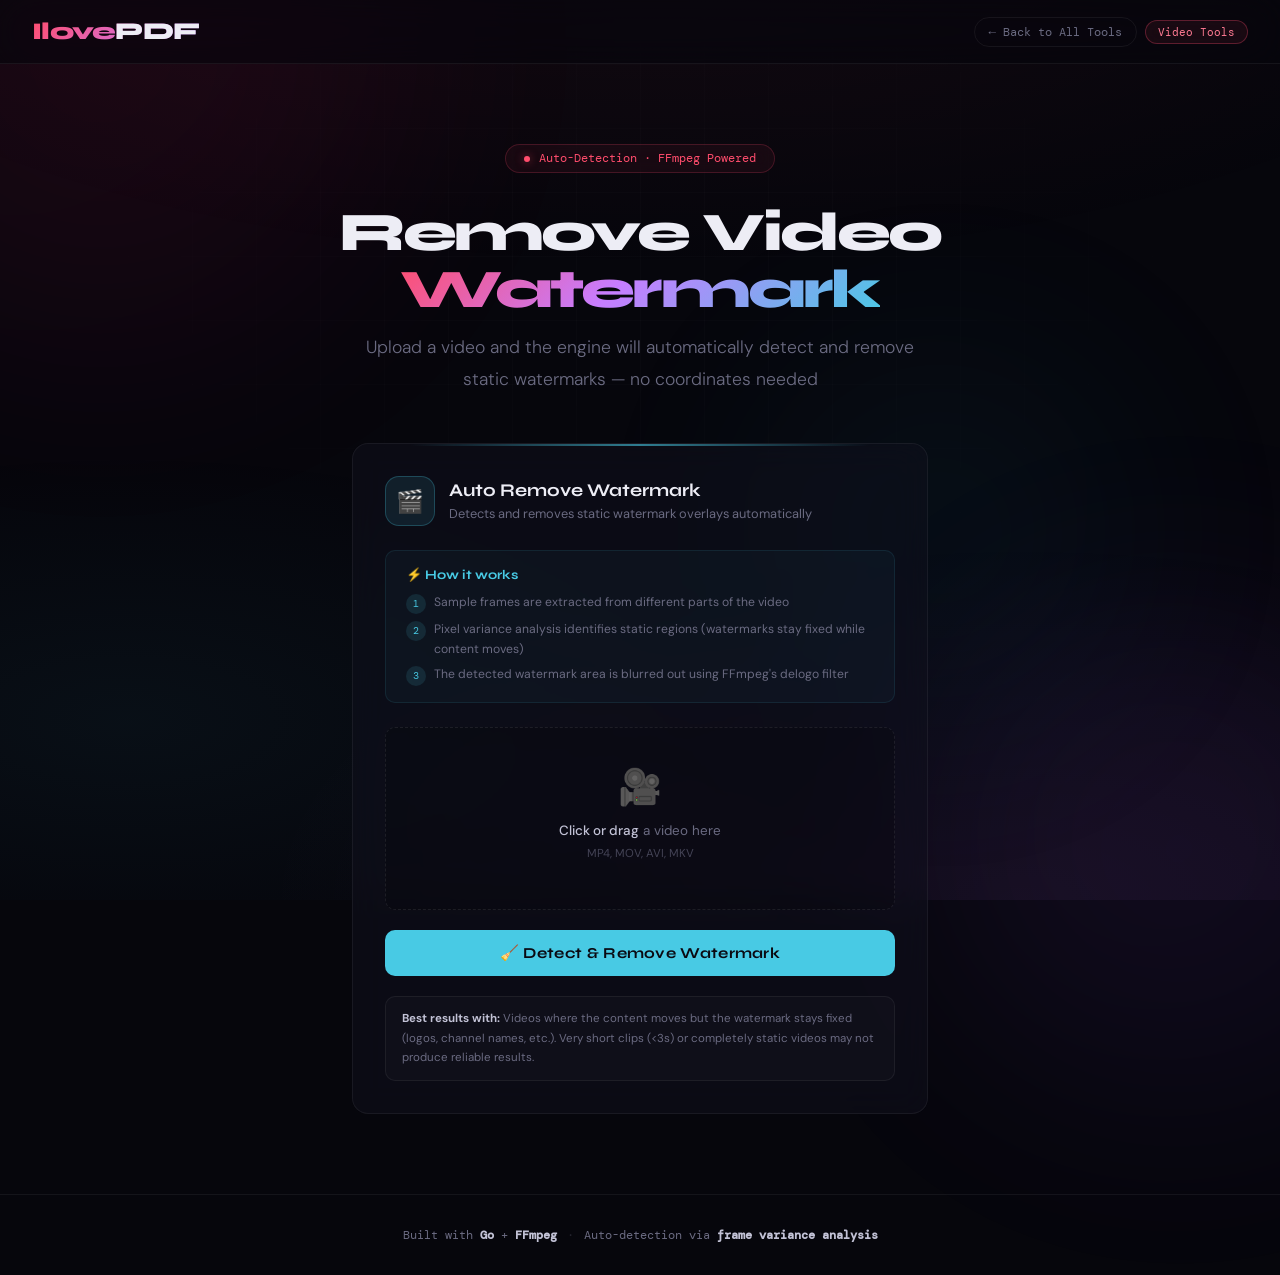
<file: templates/watermark_remove.html>
<!DOCTYPE html>
<html lang="en">
<head>
<meta charset="UTF-8">
<meta name="viewport" content="width=device-width, initial-scale=1.0">
<meta name="description" content="Automatically detect and remove watermarks from videos — just upload your video and let the engine do the work.">
<title>Remove Video Watermark — ILovePDF</title>
<link rel="preconnect" href="https://fonts.googleapis.com">
<link rel="preconnect" href="https://fonts.gstatic.com" crossorigin>
<link href="https://fonts.googleapis.com/css2?family=Syne:wght@400;700;800&family=DM+Mono:ital,wght@0,400;0,500;1,400&family=DM+Sans:opsz,wght@9..40,300;9..40,400;9..40,500;9..40,600&display=swap" rel="stylesheet">
<link rel="stylesheet" href="/static/css/style.css">
<style>
  /* ── Scoped styles for video tool page ──────────────────── */
  .vt-back {
    display: inline-flex; align-items: center; gap: 6px;
    font-family: var(--font-m); font-size: .78rem;
    color: var(--muted); text-decoration: none;
    padding: 6px 14px; border-radius: 100px;
    border: 1px solid var(--border);
    transition: all .3s;
  }
  .vt-back:hover {
    color: var(--text); border-color: var(--border-h);
    background: rgba(255,255,255,.03);
  }

  .vt-hero { padding: 80px 2rem 48px; }
  .vt-hero h1 { font-size: clamp(2rem, 5vw, 3.4rem); margin-bottom: 14px; }
  .vt-hero p { max-width: 560px; }

  .vt-container {
    max-width: 640px; margin: 0 auto;
    padding: 0 2rem 5rem;
    position: relative; z-index: 1;
  }

  .vt-card {
    background: var(--glass);
    backdrop-filter: blur(16px) saturate(1.3);
    -webkit-backdrop-filter: blur(16px) saturate(1.3);
    border: 1px solid var(--border);
    border-radius: var(--radius);
    padding: 32px;
    position: relative; overflow: hidden;
    transition: all .35s cubic-bezier(.4,0,.2,1);
  }
  .vt-card::before {
    content: '';
    position: absolute; top: 0; left: 0; right: 0; height: 2px;
    background: linear-gradient(90deg, transparent 10%, #48cae4 50%, transparent 90%);
    opacity: .6;
  }
  .vt-card:hover {
    border-color: rgba(255,255,255,.12);
    transform: translateY(-2px);
    box-shadow: var(--shadow-lg);
  }

  .vt-card-header {
    display: flex; align-items: center; gap: 14px;
    margin-bottom: 24px;
  }
  .vt-card-icon {
    width: 50px; height: 50px; border-radius: 14px;
    background: rgba(72,202,228,.1);
    border: 1px solid rgba(72,202,228,.25);
    display: flex; align-items: center; justify-content: center;
    font-size: 1.4rem; flex-shrink: 0;
  }
  .vt-card-title {
    font-family: var(--font-d); font-size: 1.12rem; font-weight: 700;
  }
  .vt-card-desc {
    font-size: .8rem; color: var(--muted); margin-top: 3px; line-height: 1.55;
  }

  /* File picker */
  .vt-file-zone {
    position: relative;
    border: 1.5px dashed rgba(255,255,255,.08);
    border-radius: var(--radius-sm);
    padding: 36px 18px;
    text-align: center;
    cursor: pointer;
    transition: all .3s cubic-bezier(.4,0,.2,1);
    margin-bottom: 20px;
    background: var(--drop-bg);
  }
  .vt-file-zone input[type="file"] {
    position: absolute; inset: 0;
    opacity: 0; cursor: pointer; width: 100%; height: 100%;
  }
  .vt-file-zone:hover {
    border-color: #48cae4;
    background: rgba(72,202,228,.03);
    box-shadow: inset 0 0 30px rgba(72,202,228,.02);
  }
  .vt-file-zone .drop-icon {
    font-size: 2.2rem; margin-bottom: 10px;
    filter: grayscale(.3);
    transition: filter .3s, transform .3s;
  }
  .vt-file-zone:hover .drop-icon {
    filter: grayscale(0);
    transform: scale(1.1);
  }
  .vt-file-zone .drop-text { font-size: .84rem; color: var(--muted); line-height: 1.6; }
  .vt-file-zone .drop-text strong { color: var(--text-soft); font-weight: 500; }
  .vt-file-name {
    font-family: var(--font-m); font-size: .72rem;
    color: #48cae4; margin-top: 10px;
    white-space: nowrap; overflow: hidden; text-overflow: ellipsis;
  }

  /* How it works section */
  .vt-how {
    margin-bottom: 24px;
    padding: 16px 20px;
    background: rgba(72,202,228,.04);
    border: 1px solid rgba(72,202,228,.1);
    border-radius: var(--radius-sm);
  }
  .vt-how-title {
    font-family: var(--font-d); font-size: .82rem; font-weight: 700;
    color: #48cae4; margin-bottom: 10px;
    display: flex; align-items: center; gap: 6px;
  }
  .vt-how-steps {
    display: flex; flex-direction: column; gap: 6px;
  }
  .vt-how-step {
    font-size: .76rem; color: var(--muted);
    line-height: 1.6;
    display: flex; align-items: flex-start; gap: 8px;
  }
  .vt-how-num {
    font-family: var(--font-m); font-size: .65rem;
    background: rgba(72,202,228,.12);
    color: #48cae4;
    width: 20px; height: 20px;
    border-radius: 50%;
    display: flex; align-items: center; justify-content: center;
    flex-shrink: 0;
    margin-top: 1px;
  }

  /* Submit button */
  .vt-submit {
    width: 100%; padding: 14px 16px;
    border: none; border-radius: var(--radius-sm);
    background: #48cae4;
    color: #0a0a12;
    font-family: var(--font-d); font-size: .95rem; font-weight: 700;
    letter-spacing: .02em;
    cursor: pointer;
    display: flex; align-items: center; justify-content: center; gap: 8px;
    transition: all .25s cubic-bezier(.4,0,.2,1);
    position: relative; overflow: hidden;
  }
  .vt-submit::before {
    content: '';
    position: absolute; inset: 0;
    background: linear-gradient(135deg, rgba(255,255,255,.18), transparent 60%);
    opacity: 0; transition: opacity .3s;
  }
  .vt-submit:hover:not(:disabled)::before { opacity: 1; }
  .vt-submit:hover:not(:disabled) {
    transform: translateY(-2px);
    box-shadow: 0 8px 28px rgba(0,0,0,.4), 0 0 20px rgba(72,202,228,.3);
  }
  .vt-submit:active:not(:disabled) { transform: translateY(0); }
  .vt-submit:disabled { opacity: .35; cursor: not-allowed; }

  /* Spinner */
  .vt-spinner {
    display: none;
    width: 18px; height: 18px;
    border: 2.5px solid rgba(0,0,0,.2);
    border-top-color: currentColor;
    border-radius: 50%;
    animation: spin .65s linear infinite;
  }
  .vt-spinner.visible { display: block; }

  /* Progress info */
  .vt-progress {
    display: none;
    margin-top: 16px;
    padding: 14px 18px;
    background: rgba(72,202,228,.04);
    border: 1px solid rgba(72,202,228,.1);
    border-radius: var(--radius-sm);
    text-align: center;
  }
  .vt-progress.show { display: block; }
  .vt-progress-text {
    font-family: var(--font-m); font-size: .76rem;
    color: #48cae4;
  }
  .vt-progress-bar {
    margin-top: 10px; height: 3px;
    background: rgba(72,202,228,.12);
    border-radius: 2px; overflow: hidden;
  }
  .vt-progress-fill {
    height: 100%;
    background: linear-gradient(90deg, #48cae4, #06d6a0);
    border-radius: 2px;
    animation: progressPulse 2s ease-in-out infinite;
    width: 40%;
  }
  @keyframes progressPulse {
    0% { transform: translateX(-100%); }
    100% { transform: translateX(350%); }
  }

  /* Result area */
  .vt-result {
    display: none; margin-top: 20px;
    border-radius: var(--radius-sm); overflow: hidden;
    animation: slideUp .35s cubic-bezier(.4,0,.2,1);
  }
  .vt-result.show { display: block; }
  .vt-result-inner {
    padding: 16px 18px;
    backdrop-filter: blur(8px);
    border-radius: var(--radius-sm);
  }
  .vt-result-inner.ok {
    background: rgba(6,214,160,.06);
    border: 1px solid rgba(6,214,160,.18);
  }
  .vt-result-inner.err {
    background: rgba(255,77,109,.06);
    border: 1px solid rgba(255,77,109,.18);
  }
  .vt-result-msg { font-size: .84rem; margin-bottom: 10px; font-weight: 500; }
  .vt-result-inner.ok .vt-result-msg { color: var(--success); }
  .vt-result-inner.err .vt-result-msg { color: var(--accent); }

  /* Toast */
  .vt-toast {
    position: fixed; bottom: 28px; left: 50%;
    transform: translateX(-50%) translateY(16px);
    background: rgba(22,22,34,.92);
    backdrop-filter: blur(16px);
    border: 1px solid var(--border-h);
    color: var(--text); padding: 10px 24px;
    border-radius: 100px; font-family: var(--font-m); font-size: .78rem;
    opacity: 0; pointer-events: none;
    transition: opacity .3s, transform .3s;
    z-index: 999; white-space: nowrap;
    box-shadow: var(--shadow);
  }
  .vt-toast.show {
    opacity: 1; transform: translateX(-50%) translateY(0);
  }

  /* Note card */
  .vt-note {
    margin-top: 20px;
    font-size: .72rem; color: var(--muted);
    line-height: 1.7;
    padding: 12px 16px;
    background: rgba(255,255,255,.02);
    border: 1px solid var(--border);
    border-radius: var(--radius-sm);
  }
  .vt-note strong { color: var(--text-soft); }
</style>
</head>
<body>

<div class="orb orb-1"></div>
<div class="orb orb-2"></div>
<div class="orb orb-3"></div>

<nav>
  <div class="logo">Ilove<span>PDF</span></div>
  <div class="nav-right">
    <a href="/" class="vt-back">← Back to All Tools</a>
    <span class="nav-tag accent">Video Tools</span>
  </div>
</nav>

<header class="hero vt-hero">
  <div class="hero-badge">
    <span class="pulse-dot"></span>
    Auto-Detection · FFmpeg Powered
  </div>
  <h1>Remove Video<br><em>Watermark</em></h1>
  <p>Upload a video and the engine will automatically detect and remove static watermarks — no coordinates needed</p>
</header>

<main class="vt-container">
  <div class="vt-card">
    <div class="vt-card-header">
      <div class="vt-card-icon">🎬</div>
      <div>
        <div class="vt-card-title">Auto Remove Watermark</div>
        <div class="vt-card-desc">Detects and removes static watermark overlays automatically</div>
      </div>
    </div>

    <!-- How it works -->
    <div class="vt-how">
      <div class="vt-how-title">⚡ How it works</div>
      <div class="vt-how-steps">
        <div class="vt-how-step">
          <span class="vt-how-num">1</span>
          <span>Sample frames are extracted from different parts of the video</span>
        </div>
        <div class="vt-how-step">
          <span class="vt-how-num">2</span>
          <span>Pixel variance analysis identifies static regions (watermarks stay fixed while content moves)</span>
        </div>
        <div class="vt-how-step">
          <span class="vt-how-num">3</span>
          <span>The detected watermark area is blurred out using FFmpeg's delogo filter</span>
        </div>
      </div>
    </div>

    <!-- File picker -->
    <div class="vt-file-zone" id="vtDropZone">
      <input type="file" id="vtFileInput" accept=".mp4,.mov,.avi,.mkv,video/mp4,video/quicktime,video/x-msvideo,video/x-matroska">
      <div class="drop-icon">🎥</div>
      <div class="drop-text"><strong>Click or drag</strong> a video here<br><span style="font-size:.72rem;opacity:.6">MP4, MOV, AVI, MKV</span></div>
      <div class="vt-file-name" id="vtFileName"></div>
    </div>

    <!-- Submit -->
    <button class="vt-submit" id="vtSubmitBtn" onclick="submitWatermarkRemoval()">
      <span class="vt-spinner" id="vtSpinner"></span>
      <span id="vtBtnText">🧹 Detect & Remove Watermark</span>
    </button>

    <!-- Progress -->
    <div class="vt-progress" id="vtProgress">
      <div class="vt-progress-text" id="vtProgressText">Analyzing frames & detecting watermark…</div>
      <div class="vt-progress-bar"><div class="vt-progress-fill"></div></div>
    </div>

    <!-- Result -->
    <div class="vt-result" id="vtResult"></div>

    <!-- Notes -->
    <div class="vt-note">
      <strong>Best results with:</strong> Videos where the content moves but the watermark stays fixed (logos, channel names, etc.). Very short clips (&lt;3s) or completely static videos may not produce reliable results.
    </div>
  </div>
</main>

<footer>
  <span>Built with <strong>Go</strong> + <strong>FFmpeg</strong></span>
  <span class="footer-dot">·</span>
  <span>Auto-detection via <strong>frame variance analysis</strong></span>
</footer>

<div class="vt-toast" id="vtToast" role="alert" aria-live="assertive"></div>

<script>
/* ── Video Watermark Removal — Isolated JS ──────────────── */

/* File input handling */
const vtFileInput = document.getElementById('vtFileInput');
const vtFileName  = document.getElementById('vtFileName');
const vtDropZone  = document.getElementById('vtDropZone');

vtFileInput.addEventListener('change', () => {
  if (vtFileInput.files.length > 0) {
    const f = vtFileInput.files[0];
    const mb = (f.size / (1024 * 1024)).toFixed(1);
    vtFileName.textContent = `${f.name}  (${mb} MB)`;
    vtDropZone.style.borderColor = '#48cae4';
  }
});

/* Drag and drop */
vtDropZone.addEventListener('dragover', (e) => {
  e.preventDefault();
  vtDropZone.style.borderColor = '#48cae4';
  vtDropZone.style.background = 'rgba(72,202,228,.04)';
});
vtDropZone.addEventListener('dragleave', () => {
  vtDropZone.style.borderColor = '';
  vtDropZone.style.background = '';
});
vtDropZone.addEventListener('drop', (e) => {
  e.preventDefault();
  vtDropZone.style.borderColor = '#48cae4';
  vtDropZone.style.background = '';
  if (e.dataTransfer.files.length > 0) {
    vtFileInput.files = e.dataTransfer.files;
    const f = e.dataTransfer.files[0];
    const mb = (f.size / (1024 * 1024)).toFixed(1);
    vtFileName.textContent = `${f.name}  (${mb} MB)`;
  }
});

/* Toast */
function vtToast(msg) {
  const el = document.getElementById('vtToast');
  el.textContent = msg;
  el.classList.add('show');
  setTimeout(() => el.classList.remove('show'), 4000);
}

/* Loading state */
function vtSetLoading(on) {
  const spinner  = document.getElementById('vtSpinner');
  const btn      = document.getElementById('vtSubmitBtn');
  const text     = document.getElementById('vtBtnText');
  const progress = document.getElementById('vtProgress');

  spinner.classList.toggle('visible', on);
  btn.disabled = on;
  text.textContent = on ? 'Processing…' : '🧹 Detect & Remove Watermark';
  progress.classList.toggle('show', on);

  if (on) {
    // Cycle through progress messages
    const messages = [
      'Uploading video…',
      'Extracting sample frames…',
      'Analyzing pixel variance across frames…',
      'Detecting static watermark regions…',
      'Applying delogo filter…',
      'Encoding clean video…',
    ];
    let idx = 0;
    window._vtProgressTimer = setInterval(() => {
      idx = Math.min(idx + 1, messages.length - 1);
      document.getElementById('vtProgressText').textContent = messages[idx];
    }, 3000);
  } else {
    clearInterval(window._vtProgressTimer);
  }
}

/* Submit handler */
async function submitWatermarkRemoval() {
  const file = vtFileInput.files[0];
  if (!file) { vtToast('Please select a video file first'); return; }

  const fd = new FormData();
  fd.append('video', file);

  vtSetLoading(true);
  const resultBox = document.getElementById('vtResult');
  resultBox.classList.remove('show');

  try {
    const res = await fetch('/api/video/remove-watermark', {
      method: 'POST',
      body: fd,
    });

    if (!res.ok) {
      let errMsg = 'Server error';
      try {
        const data = await res.json();
        errMsg = data.error || errMsg;
      } catch (_) {}
      resultBox.innerHTML = `<div class="vt-result-inner err">
        <div class="vt-result-msg">✗ ${escapeHtml(errMsg)}</div>
      </div>`;
      resultBox.classList.add('show');
      vtToast('Watermark removal failed — see details below');
    } else {
      const blob = await res.blob();
      const disposition = res.headers.get('Content-Disposition') || '';
      const match = disposition.match(/filename="?([^";\n]+)"?/);
      const filename = match ? match[1] : 'cleaned_video.mp4';
      const url = URL.createObjectURL(blob);

      const mb = (blob.size / (1024 * 1024)).toFixed(1);

      resultBox.innerHTML = `<div class="vt-result-inner ok">
        <div class="vt-result-msg">✓ Watermark detected and removed successfully</div>
        <div style="font-family:var(--font-m);font-size:.7rem;color:var(--muted);margin-bottom:10px">
          Output: ${mb} MB
        </div>
        <a class="dl-btn" href="${url}" download="${escapeHtml(filename)}">↓ Download ${escapeHtml(filename)}</a>
      </div>`;
      resultBox.classList.add('show');
    }
  } catch (err) {
    resultBox.innerHTML = `<div class="vt-result-inner err">
      <div class="vt-result-msg">✗ Network error: ${escapeHtml(err.message)}</div>
    </div>`;
    resultBox.classList.add('show');
    vtToast('Could not reach the server');
  }

  vtSetLoading(false);
}

function escapeHtml(str) {
  if (!str) return '';
  return String(str).replace(/&/g,'&amp;').replace(/</g,'&lt;').replace(/>/g,'&gt;').replace(/"/g,'&quot;');
}

/* ── Theme persistence (reuse from main page) ──────────── */
(function() {
  const root = document.documentElement;
  const saved = localStorage.getItem('ilpdf-theme') || 'dark';
  const savedColor = localStorage.getItem('ilpdf-accent') || '#ff4d6d';
  if (saved === 'light') root.setAttribute('data-theme', 'light');
  root.style.setProperty('--accent', savedColor);
})();
</script>
</body>
</html>
</file>
<file: static/css/style.css>
/* ══════════════════════════════════════════════════════════════
   ILovePDF — Premium UI with Theme Support
   ══════════════════════════════════════════════════════════════ */

/* ── Reset & Variables ──────────────────────────────────────── */
*, *::before, *::after { box-sizing: border-box; margin: 0; padding: 0; }

:root {
  /* ── Dark theme (default) ── */
  --bg:        #06060c;
  --surface:   rgba(14,14,22,.65);
  --surface2:  rgba(22,22,34,.7);
  --glass:     rgba(18,18,28,.55);
  --border:    rgba(255,255,255,.06);
  --border-h:  rgba(255,255,255,.12);
  --text:      #ededf5;
  --text-soft: #c2c2d6;
  --muted:     #6b6b82;
  --accent:    #ff4d6d;
  --accent2:   #c77dff;
  --accent3:   #48cae4;
  --success:   #06d6a0;
  --warn:      #ffd166;
  --radius:    16px;
  --radius-sm: 10px;
  --font-d:    'Syne', sans-serif;
  --font-b:    'DM Sans', sans-serif;
  --font-m:    'DM Mono', monospace;
  --shadow:    0 8px 32px rgba(0,0,0,.5), 0 1px 2px rgba(0,0,0,.3);
  --shadow-lg: 0 24px 80px rgba(0,0,0,.6);
  --nav-bg:    rgba(6,6,12,.7);
  --orb-op:    .07;
  --grid-op:   .015;
  --card-glow: .04;
  --drop-bg:   rgba(0,0,0,.15);
  --input-bg:  rgba(0,0,0,.25);
  --input-bg-f: rgba(0,0,0,.35);
}

/* ── Light theme ── */
[data-theme="light"] {
  --bg:        #f4f4f8;
  --surface:   rgba(255,255,255,.75);
  --surface2:  rgba(240,240,248,.8);
  --glass:     rgba(255,255,255,.6);
  --border:    rgba(0,0,0,.06);
  --border-h:  rgba(0,0,0,.1);
  --text:      #1a1a2e;
  --text-soft: #3a3a52;
  --muted:     #7c7c92;
  --success:   #059669;
  --warn:      #d97706;
  --shadow:    0 8px 32px rgba(0,0,0,.08), 0 1px 2px rgba(0,0,0,.04);
  --shadow-lg: 0 24px 60px rgba(0,0,0,.10);
  --nav-bg:    rgba(244,244,248,.8);
  --orb-op:    .04;
  --grid-op:   .03;
  --card-glow: .06;
  --drop-bg:   rgba(0,0,0,.03);
  --input-bg:  rgba(0,0,0,.04);
  --input-bg-f: rgba(0,0,0,.06);
}

html { scroll-behavior: smooth; }

body {
  background: var(--bg);
  color: var(--text);
  font-family: var(--font-b);
  min-height: 100vh;
  overflow-x: hidden;
  -webkit-font-smoothing: antialiased;
  -moz-osx-font-smoothing: grayscale;
  transition: background .4s, color .3s;
}

/* ── Theme Switcher Styles ──────────────────────────────────── */
.theme-controls {
  display: flex; align-items: center; gap: 10px;
}

.theme-toggle {
  position: relative;
  width: 52px; height: 28px;
  background: rgba(255,255,255,.08);
  border: 1px solid var(--border-h);
  border-radius: 100px;
  cursor: pointer;
  transition: all .3s;
  display: flex; align-items: center;
  padding: 0 4px;
}
[data-theme="light"] .theme-toggle {
  background: rgba(0,0,0,.06);
}

.theme-toggle-knob {
  width: 20px; height: 20px;
  border-radius: 50%;
  background: var(--text);
  transition: transform .35s cubic-bezier(.4,0,.2,1);
  display: flex; align-items: center; justify-content: center;
  font-size: 11px;
  box-shadow: 0 1px 4px rgba(0,0,0,.2);
}
[data-theme="light"] .theme-toggle-knob {
  transform: translateX(24px);
}

.color-picker-wrap {
  position: relative;
  display: flex; align-items: center;
}
.color-picker-btn {
  width: 28px; height: 28px;
  border-radius: 50%;
  background: var(--accent);
  border: 2px solid var(--border-h);
  cursor: pointer;
  transition: all .3s;
  box-shadow: 0 0 12px color-mix(in srgb, var(--accent) 30%, transparent);
}
.color-picker-btn:hover {
  transform: scale(1.15);
  box-shadow: 0 0 20px color-mix(in srgb, var(--accent) 40%, transparent);
}
.color-picker-input {
  position: absolute;
  width: 28px; height: 28px;
  opacity: 0; cursor: pointer;
  border: none;
}

.color-presets {
  display: none;
  position: absolute;
  top: calc(100% + 10px);
  right: 0;
  background: var(--glass);
  backdrop-filter: blur(20px);
  border: 1px solid var(--border-h);
  border-radius: 14px;
  padding: 14px;
  gap: 8px;
  flex-wrap: wrap;
  width: 200px;
  box-shadow: var(--shadow-lg);
  z-index: 200;
  animation: fadeIn .2s ease;
}
.color-presets.open { display: flex; }

.color-preset {
  width: 28px; height: 28px;
  border-radius: 50%;
  border: 2px solid transparent;
  cursor: pointer;
  transition: all .2s;
}
.color-preset:hover {
  transform: scale(1.2);
  border-color: rgba(255,255,255,.3);
}
.color-preset.active {
  border-color: var(--text);
  box-shadow: 0 0 0 2px var(--bg), 0 0 0 4px var(--text);
}

.color-presets-title {
  width: 100%;
  font-family: var(--font-m);
  font-size: .65rem;
  color: var(--muted);
  text-transform: uppercase;
  letter-spacing: .1em;
  margin-bottom: 4px;
}

/* ── Animated mesh background ───────────────────────────────── */
body::before {
  content: '';
  position: fixed; inset: 0; z-index: 0; pointer-events: none;
  background:
    radial-gradient(ellipse 80% 50% at 50% -20%, rgba(255,77,109,.08), transparent),
    radial-gradient(ellipse 60% 40% at 80% 100%, rgba(199,125,255,.06), transparent),
    radial-gradient(ellipse 50% 30% at 10% 80%, rgba(72,202,228,.05), transparent);
}

body::after {
  content: '';
  position: fixed; inset: 0; z-index: 0; pointer-events: none;
  background-image:
    linear-gradient(rgba(255,255,255,.015) 1px, transparent 1px),
    linear-gradient(90deg, rgba(255,255,255,.015) 1px, transparent 1px);
  background-size: 64px 64px;
  mask-image: radial-gradient(ellipse 70% 60% at 50% 30%, black 20%, transparent 70%);
  -webkit-mask-image: radial-gradient(ellipse 70% 60% at 50% 30%, black 20%, transparent 70%);
}

/* ── Ambient orbs (animated) ────────────────────────────────── */
.orb {
  position: fixed; border-radius: 50%;
  filter: blur(120px); pointer-events: none; z-index: 0;
  animation: orbFloat 20s ease-in-out infinite;
}
.orb-1 {
  width: 600px; height: 600px;
  background: linear-gradient(135deg, #ff4d6d, #ff006e);
  top: -250px; left: -200px;
  opacity: var(--orb-op);
  animation-delay: 0s;
}
.orb-2 {
  width: 500px; height: 500px;
  background: linear-gradient(135deg, #c77dff, #7b2ff7);
  bottom: -200px; right: -150px;
  opacity: var(--orb-op);
  animation-delay: -7s;
}
.orb-3 {
  width: 350px; height: 350px;
  background: linear-gradient(135deg, #48cae4, #0096c7);
  top: 40%; left: 60%;
  opacity: var(--orb-op);
  animation-delay: -14s;
}
@keyframes orbFloat {
  0%, 100% { transform: translate(0, 0) scale(1); }
  33% { transform: translate(30px, -20px) scale(1.05); }
  66% { transform: translate(-20px, 15px) scale(.95); }
}

/* ── Nav — glassmorphism bar ─────────────────────────────────── */
nav {
  position: sticky; top: 0; z-index: 100;
  display: flex; align-items: center; justify-content: space-between;
  height: 64px; padding: 0 2rem;
  backdrop-filter: blur(24px) saturate(1.6);
  -webkit-backdrop-filter: blur(24px) saturate(1.6);
  background: var(--nav-bg);
  border-bottom: 1px solid var(--border);
}

.logo {
  font-family: var(--font-d);
  font-size: 1.5rem; font-weight: 800;
  letter-spacing: -.03em;
  background: linear-gradient(135deg, #ff4d6d 0%, #c77dff 50%, #48cae4 100%);
  background-size: 200% auto;
  -webkit-background-clip: text; -webkit-text-fill-color: transparent;
  animation: logoShimmer 8s ease-in-out infinite;
}
@keyframes logoShimmer {
  0%, 100% { background-position: 0% center; }
  50% { background-position: 100% center; }
}
.logo span { -webkit-text-fill-color: var(--text); }

.nav-right { display: flex; gap: 8px; align-items: center; }

.nav-tag {
  font-family: var(--font-m); font-size: .68rem;
  padding: 4px 12px; border-radius: 100px;
  border: 1px solid var(--border); color: var(--muted);
  backdrop-filter: blur(8px);
}
.nav-tag.accent {
  border-color: rgba(255,77,109,.3);
  color: #ff7a93;
  background: rgba(255,77,109,.08);
}

/* ── Hero — dramatic gradient text ──────────────────────────── */
.hero {
  position: relative; z-index: 1;
  text-align: center;
  padding: 100px 2rem 72px;
}

.hero-badge {
  display: inline-flex; align-items: center; gap: 9px;
  font-family: var(--font-m); font-size: .72rem;
  color: var(--accent);
  border: 1px solid rgba(255,77,109,.2);
  background: rgba(255,77,109,.06);
  padding: 6px 18px; border-radius: 100px;
  margin-bottom: 32px;
  backdrop-filter: blur(8px);
  animation: fadeIn .6s ease;
}

.pulse-dot {
  width: 6px; height: 6px;
  background: var(--accent); border-radius: 50%;
  box-shadow: 0 0 8px rgba(255,77,109,.5);
  animation: pulse 2s ease-in-out infinite;
}
@keyframes pulse { 0%,100%{opacity:1;transform:scale(1)} 50%{opacity:.3;transform:scale(.8)} }
@keyframes fadeIn { from{opacity:0;transform:translateY(8px)} to{opacity:1;transform:none} }

.hero h1 {
  font-family: var(--font-d);
  font-size: clamp(2.8rem, 6.5vw, 5.4rem);
  font-weight: 800; line-height: 1.04; letter-spacing: -.05em;
  margin-bottom: 22px;
  animation: fadeIn .8s ease;
}
.hero h1 em {
  font-style: normal;
  background: linear-gradient(135deg, #ff4d6d 0%, #c77dff 45%, #48cae4 100%);
  -webkit-background-clip: text; -webkit-text-fill-color: transparent;
}
.hero p {
  color: var(--muted); font-size: 1.1rem; font-weight: 300;
  max-width: 520px; margin: 0 auto; line-height: 1.8;
  animation: fadeIn 1s ease;
}

/* ── Search Bar ─────────────────────────────────────────────── */
.search-wrap {
  margin-top: 36px;
  display: flex; flex-direction: column;
  align-items: center; gap: 10px;
  animation: fadeIn 1.1s ease;
}

.search-box {
  position: relative;
  display: flex; align-items: center;
  width: 100%; max-width: 520px;
  background: var(--glass);
  backdrop-filter: blur(16px) saturate(1.3);
  -webkit-backdrop-filter: blur(16px) saturate(1.3);
  border: 1px solid var(--border-h);
  border-radius: 100px;
  padding: 0 20px;
  transition: all .35s cubic-bezier(.4,0,.2,1);
  box-shadow: 0 4px 20px rgba(0,0,0,.15);
}
.search-box:focus-within {
  border-color: var(--accent);
  box-shadow: 0 4px 24px rgba(0,0,0,.2),
              0 0 0 3px color-mix(in srgb, var(--accent) 15%, transparent);
}

.search-icon {
  font-size: 1rem;
  margin-right: 10px;
  opacity: .5;
  transition: opacity .3s;
  flex-shrink: 0;
}
.search-box:focus-within .search-icon { opacity: 1; }

.search-input {
  flex: 1;
  background: none; border: none; outline: none;
  color: var(--text);
  font-family: var(--font-b);
  font-size: .92rem; font-weight: 400;
  padding: 14px 0;
  min-width: 0;
}
.search-input::placeholder {
  color: var(--muted);
  font-weight: 300;
}

.search-clear {
  font-size: 1.2rem;
  color: var(--muted);
  cursor: pointer;
  padding: 0 4px;
  opacity: 0;
  transform: scale(.7);
  transition: all .2s;
  flex-shrink: 0;
}
.search-clear.visible {
  opacity: 1;
  transform: scale(1);
}
.search-clear:hover { color: var(--accent); }

.search-count {
  font-family: var(--font-m);
  font-size: .72rem;
  color: var(--muted);
  min-height: 18px;
  transition: opacity .3s;
}

/* ── Search filtering: hidden cards ── */
.tool-card.search-hidden {
  display: none !important;
}
.section-label.search-hidden {
  display: none !important;
}
.tool-grid.search-hidden {
  display: none !important;
}

/* ── Search highlighting ── */
.search-highlight {
  background: color-mix(in srgb, var(--accent) 20%, transparent);
  color: var(--accent);
  border-radius: 3px;
  padding: 0 2px;
}

/* ── Layout ─────────────────────────────────────────────────── */
.container {
  max-width: 1200px; margin: 0 auto;
  padding: 0 2rem 5rem;
  position: relative; z-index: 1;
}

.section-label {
  display: flex; align-items: center; gap: 14px;
  font-family: var(--font-m); font-size: .7rem;
  color: var(--muted); text-transform: uppercase; letter-spacing: .18em;
  margin: 0 0 24px;
}
.section-label::after {
  content: ''; flex: 1; height: 1px;
  background: linear-gradient(90deg, var(--border-h), transparent 80%);
}

.tool-grid {
  display: grid;
  grid-template-columns: repeat(auto-fill, minmax(340px, 1fr));
  gap: 1.4rem;
  margin-bottom: 3.5rem;
}

/* ── Tool Card — premium glassmorphism ──────────────────────── */
.tool-card {
  background: var(--glass);
  backdrop-filter: blur(16px) saturate(1.3);
  -webkit-backdrop-filter: blur(16px) saturate(1.3);
  border: 1px solid var(--border);
  border-radius: var(--radius);
  padding: 28px;
  position: relative; overflow: hidden;
  transition: all .35s cubic-bezier(.4,0,.2,1);
}

/* top glow line */
.tool-card::before {
  content: '';
  position: absolute; top: 0; left: 0; right: 0; height: 2px;
  background: linear-gradient(90deg, transparent 10%, var(--card-a, #ff4d6d) 50%, transparent 90%);
  opacity: 0; transition: opacity .4s;
}

/* inner glow on hover */
.tool-card::after {
  content: '';
  position: absolute; top: -50%; left: -50%;
  width: 200%; height: 200%;
  background: radial-gradient(circle at var(--mx, 50%) var(--my, 50%),
    var(--card-a, #ff4d6d) 0%, transparent 60%);
  opacity: 0; transition: opacity .4s;
  pointer-events: none; z-index: -1;
}

.tool-card:hover {
  border-color: rgba(255,255,255,.12);
  transform: translateY(-3px);
  box-shadow: var(--shadow-lg);
}
.tool-card:hover::before { opacity: .8; }
.tool-card:hover::after  { opacity: .04; }

.card-header {
  display: flex; align-items: center; gap: 14px;
  margin-bottom: 20px;
}
.card-icon {
  width: 46px; height: 46px; border-radius: 12px;
  background: var(--ci-bg, rgba(255,77,109,.08));
  border: 1px solid var(--ci-bd, rgba(255,77,109,.18));
  display: flex; align-items: center; justify-content: center;
  font-size: 1.25rem; flex-shrink: 0;
  transition: transform .3s, box-shadow .3s;
}
.tool-card:hover .card-icon {
  transform: scale(1.08) rotate(-2deg);
  box-shadow: 0 4px 16px rgba(0,0,0,.3);
}
.card-title {
  font-family: var(--font-d); font-size: 1.02rem; font-weight: 700;
  letter-spacing: -.01em;
}
.card-desc {
  font-size: .78rem; color: var(--muted); margin-top: 3px; line-height: 1.55;
}

/* ── Drop Zone — subtle glow ────────────────────────────────── */
.drop-zone {
  position: relative;
  border: 1.5px dashed rgba(255,255,255,.08);
  border-radius: var(--radius-sm);
  padding: 28px 18px;
  text-align: center;
  cursor: pointer;
  transition: all .3s cubic-bezier(.4,0,.2,1);
  margin-bottom: 14px;
  background: var(--drop-bg);
}
.drop-zone input[type="file"] {
  position: absolute; inset: 0;
  opacity: 0; cursor: pointer; width: 100%; height: 100%;
}
.drop-zone:hover,
.drop-zone.drag-over {
  border-color: var(--card-a, var(--accent));
  background: rgba(255,77,109,.03);
  box-shadow: inset 0 0 30px rgba(255,77,109,.02);
}
.drop-icon {
  font-size: 1.8rem; margin-bottom: 8px;
  filter: grayscale(.3);
  transition: filter .3s, transform .3s;
}
.drop-zone:hover .drop-icon {
  filter: grayscale(0);
  transform: scale(1.1);
}
.drop-text { font-size: .82rem; color: var(--muted); line-height: 1.6; }
.drop-text strong { color: var(--text-soft); font-weight: 500; }
.file-list {
  font-family: var(--font-m); font-size: .7rem;
  color: var(--accent3); margin-top: 8px;
  white-space: nowrap; overflow: hidden; text-overflow: ellipsis;
}

/* ── Form Controls — sleek dark inputs ──────────────────────── */
.field-row {
  display: flex; align-items: center; gap: 10px;
  margin-bottom: 12px;
}
.field-label {
  font-size: .76rem; color: var(--muted);
  white-space: nowrap; min-width: 52px;
  font-weight: 500; letter-spacing: .02em;
}
.field-select,
.field-input {
  flex: 1;
  background: var(--input-bg);
  border: 1px solid rgba(255,255,255,.06);
  border-radius: 8px;
  color: var(--text);
  padding: 9px 13px;
  font-family: var(--font-m); font-size: .8rem;
  outline: none;
  transition: all .25s;
}
.field-select:focus,
.field-input:focus {
  border-color: var(--card-a, var(--accent));
  background: var(--input-bg-f);
  box-shadow: 0 0 0 3px rgba(255,77,109,.08);
}

input[type="range"] {
  flex: 1; accent-color: var(--card-a, var(--accent));
  cursor: pointer;
}
.range-val {
  font-family: var(--font-m); font-size: .76rem;
  color: var(--card-a, var(--accent));
  min-width: 38px; text-align: right;
}

/* ── Button — vibrant gradient with glow ────────────────────── */
.btn {
  width: 100%; padding: 12px 16px;
  border: none; border-radius: var(--radius-sm);
  background: var(--btn-color, var(--accent));
  color: var(--btn-text, #fff);
  font-family: var(--font-d); font-size: .9rem; font-weight: 700;
  letter-spacing: .02em;
  cursor: pointer;
  display: flex; align-items: center; justify-content: center; gap: 8px;
  transition: all .25s cubic-bezier(.4,0,.2,1);
  margin-top: 6px;
  position: relative;
  overflow: hidden;
}
.btn::before {
  content: '';
  position: absolute; inset: 0;
  background: linear-gradient(135deg, rgba(255,255,255,.15), transparent 60%);
  opacity: 0; transition: opacity .3s;
}
.btn:hover:not(:disabled)::before { opacity: 1; }

.btn:hover:not(:disabled) {
  transform: translateY(-2px);
  box-shadow: 0 8px 28px rgba(0,0,0,.4),
              0 0 20px color-mix(in srgb, var(--btn-color, var(--accent)) 30%, transparent);
}
.btn:active:not(:disabled) { transform: translateY(0); }
.btn:disabled { opacity: .3; cursor: not-allowed; }

.btn-spinner {
  display: none;
  width: 16px; height: 16px;
  border: 2px solid rgba(255,255,255,.25);
  border-top-color: currentColor;
  border-radius: 50%;
  animation: spin .65s linear infinite;
}
.btn-spinner.visible { display: block; }
@keyframes spin { to { transform: rotate(360deg); } }

/* ── Result Box — glass card ────────────────────────────────── */
.result-box {
  display: none; margin-top: 14px;
  border-radius: var(--radius-sm); overflow: hidden;
  animation: slideUp .35s cubic-bezier(.4,0,.2,1);
}
.result-box.show { display: block; }
@keyframes slideUp { from{opacity:0;transform:translateY(8px)} to{opacity:1;transform:none} }

.result-inner {
  padding: 14px 16px;
  backdrop-filter: blur(8px);
}
.result-inner.ok {
  background: rgba(6,214,160,.06);
  border: 1px solid rgba(6,214,160,.18);
  border-radius: var(--radius-sm);
}
.result-inner.err {
  background: rgba(255,77,109,.06);
  border: 1px solid rgba(255,77,109,.18);
  border-radius: var(--radius-sm);
}

.result-msg { font-size: .82rem; margin-bottom: 10px; font-weight: 500; }
.result-inner.ok  .result-msg { color: var(--success); }
.result-inner.err .result-msg { color: var(--accent); }

.result-meta {
  font-family: var(--font-m); font-size: .7rem;
  color: var(--muted); margin-bottom: 10px;
}

.dl-btn {
  display: inline-flex; align-items: center; gap: 8px;
  background: rgba(6,214,160,.08);
  border: 1px solid rgba(6,214,160,.22);
  color: var(--success);
  padding: 8px 16px; border-radius: 8px;
  text-decoration: none; font-size: .82rem; font-weight: 600;
  transition: all .25s;
  cursor: pointer;
}
.dl-btn:hover {
  background: rgba(6,214,160,.15);
  transform: translateY(-1px);
  box-shadow: 0 4px 14px rgba(6,214,160,.15);
}

/* ── Footer ─────────────────────────────────────────────────── */
footer {
  position: relative; z-index: 1;
  border-top: 1px solid var(--border);
  padding: 32px 2rem;
  text-align: center;
  font-family: var(--font-m); font-size: .75rem; color: var(--muted);
  display: flex; justify-content: center; align-items: center;
  flex-wrap: wrap; gap: 10px;
}
footer strong { color: var(--text-soft); }
.footer-dot { opacity: .3; }

/* ── Toast — floating pill ──────────────────────────────────── */
#toast {
  position: fixed; bottom: 28px; left: 50%;
  transform: translateX(-50%) translateY(16px);
  background: rgba(22,22,34,.9);
  backdrop-filter: blur(16px);
  border: 1px solid var(--border-h);
  color: var(--text); padding: 10px 24px;
  border-radius: 100px; font-family: var(--font-m); font-size: .78rem;
  opacity: 0; pointer-events: none;
  transition: opacity .3s, transform .3s;
  z-index: 999; white-space: nowrap;
  box-shadow: var(--shadow);
}
#toast.show {
  opacity: 1; transform: translateX(-50%) translateY(0);
}

/* ── Merge reorder list ─────────────────────────────────────── */
.merge-list {
  list-style: none;
  margin: 0 0 12px;
  display: flex; flex-direction: column;
  gap: 6px;
}
.merge-list:empty { display: none; }

.merge-item {
  display: flex; align-items: center; gap: 10px;
  background: rgba(0,0,0,.2);
  border: 1px solid var(--border);
  border-radius: 8px;
  padding: 8px 12px;
  cursor: grab; user-select: none;
  transition: all .25s;
}
.merge-item:active { cursor: grabbing; }
.merge-item.drag-source { opacity: .3; }
.merge-item.drag-over-item {
  border-color: #ff4d6d;
  box-shadow: 0 0 0 2px rgba(255,77,109,.15);
}

.merge-item-handle { color: var(--muted); font-size: .9rem; cursor: grab; flex-shrink: 0; }
.merge-item-name {
  flex: 1;
  font-family: var(--font-m); font-size: .75rem; color: var(--text);
  overflow: hidden; text-overflow: ellipsis; white-space: nowrap;
}
.merge-item-size {
  font-family: var(--font-m); font-size: .68rem;
  color: var(--muted); flex-shrink: 0;
}
.merge-item-remove {
  background: none; border: none;
  color: var(--muted); cursor: pointer; font-size: .85rem;
  padding: 0 2px; flex-shrink: 0;
  transition: color .2s;
}
.merge-item-remove:hover { color: #ff4d6d; }

/* ── Responsive ─────────────────────────────────────────────── */
@media (max-width: 720px) {
  .tool-grid { grid-template-columns: 1fr; }
  .hero h1   { font-size: 2.4rem; }
  .hero      { padding: 70px 1.2rem 50px; }
  .container { padding: 0 1.2rem 3rem; }
  nav        { padding: 0 1.2rem; }
}

/* ── Modal overlay — glass backdrop ─────────────────────────── */
.modal-overlay {
  position: fixed; inset: 0; z-index: 500;
  background: rgba(0,0,0,.7);
  backdrop-filter: blur(8px);
  display: none;
  align-items: center; justify-content: center;
  padding: 1rem;
}
.modal-overlay.open { display: flex; }

.modal-box {
  background: rgba(14,14,22,.9);
  backdrop-filter: blur(24px);
  border: 1px solid var(--border-h);
  border-radius: 18px;
  width: 100%; max-width: 520px;
  max-height: 90vh;
  display: flex; flex-direction: column;
  animation: modalIn .3s cubic-bezier(.4,0,.2,1);
  overflow: hidden;
  box-shadow: var(--shadow-lg);
}
@keyframes modalIn {
  from { opacity: 0; transform: scale(.96) translateY(12px); }
  to   { opacity: 1; transform: none; }
}

.modal-header {
  display: flex; align-items: center; justify-content: space-between;
  padding: 22px 24px 0;
}
.modal-title {
  font-family: var(--font-d); font-size: 1.08rem; font-weight: 700;
}
.modal-close {
  background: none; border: none; color: var(--muted);
  font-size: 1rem; cursor: pointer; padding: 6px 10px;
  border-radius: 8px; transition: all .2s;
}
.modal-close:hover { color: var(--text); background: rgba(255,255,255,.05); }

.modal-hint {
  font-size: .75rem; color: var(--muted);
  padding: 10px 24px 0; line-height: 1.6;
}
.modal-filename {
  font-family: var(--font-m); font-size: .75rem;
  color: var(--accent3); padding: 8px 24px 0;
  overflow: hidden; text-overflow: ellipsis; white-space: nowrap;
}

.modal-dropzone {
  position: relative;
  margin: 14px 24px 0;
  border: 1.5px dashed rgba(255,255,255,.08);
  border-radius: 10px;
  padding: 12px 18px;
  text-align: center;
  font-size: .78rem; color: var(--muted);
  cursor: pointer;
  transition: all .25s;
}
.modal-dropzone input[type="file"] {
  position: absolute; inset: 0;
  opacity: 0; cursor: pointer; width: 100%; height: 100%;
}
.modal-dropzone:hover {
  border-color: var(--accent);
  background: rgba(255,77,109,.03);
  color: var(--text-soft);
}

.modal-footer {
  padding: 18px 24px 22px;
  border-top: 1px solid var(--border);
}

/* ── Merge modal list ───────────────────────────────────────── */
.mmodal-list {
  flex: 1; overflow-y: auto;
  padding: 14px 24px;
  display: flex; flex-direction: column; gap: 8px;
}

.mmodal-item {
  display: flex; align-items: center; gap: 10px;
  background: rgba(0,0,0,.2);
  border: 1px solid var(--border);
  border-radius: 10px;
  padding: 10px 14px;
  transition: all .25s;
}
.mmodal-item:hover { border-color: rgba(255,255,255,.1); }

.mmodal-order {
  display: flex; flex-direction: column; align-items: center; gap: 2px;
  flex-shrink: 0;
}
.mmodal-arrow {
  background: none; border: 1px solid var(--border);
  color: var(--muted); border-radius: 6px;
  width: 22px; height: 22px; font-size: .65rem;
  cursor: pointer; display: flex; align-items: center; justify-content: center;
  transition: all .2s;
}
.mmodal-arrow:hover:not(:disabled) {
  border-color: var(--accent); color: var(--accent);
  background: rgba(255,77,109,.06);
}
.mmodal-arrow:disabled { opacity: .2; cursor: default; }

.mmodal-num {
  font-family: var(--font-m); font-size: .65rem; color: var(--muted);
}

.mmodal-info { flex: 1; overflow: hidden; }
.mmodal-name {
  display: block;
  font-family: var(--font-m); font-size: .77rem; color: var(--text);
  overflow: hidden; text-overflow: ellipsis; white-space: nowrap;
}
.mmodal-size {
  font-family: var(--font-m); font-size: .65rem; color: var(--muted);
}

.mmodal-remove {
  background: none; border: none;
  color: var(--muted); cursor: pointer; font-size: .85rem;
  padding: 0 2px; flex-shrink: 0;
  transition: color .2s;
}
.mmodal-remove:hover { color: #ff4d6d; }

/* ── Split modal list ───────────────────────────────────────── */
.smodal-list {
  flex: 1; overflow-y: auto;
  padding: 14px 24px;
  display: flex; flex-direction: column; gap: 8px;
}

.smodal-row { display: flex; align-items: center; gap: 8px; }
.smodal-label {
  font-family: var(--font-m); font-size: .72rem; color: var(--muted);
  min-width: 46px; flex-shrink: 0;
}
.smodal-input { width: 80px; flex: none; text-align: center; }
.smodal-sep { font-size: .9rem; color: var(--muted); flex-shrink: 0; }
.smodal-remove {
  background: none; border: none;
  color: var(--muted); cursor: pointer; font-size: .85rem;
  padding: 0 4px; flex-shrink: 0;
  transition: color .2s;
}
.smodal-remove:hover { color: #ff4d6d; }
.smodal-remove-ph { width: 24px; flex-shrink: 0; }

.smodal-add {
  margin: 4px 24px 14px;
  background: none;
  border: 1px dashed rgba(255,255,255,.06);
  border-radius: 8px;
  color: var(--muted);
  font-size: .78rem;
  padding: 9px 14px;
  cursor: pointer;
  width: calc(100% - 48px);
  transition: all .25s;
}
.smodal-add:hover {
  border-color: rgba(128,255,219,.4);
  color: #80ffdb;
  background: rgba(128,255,219,.03);
}

/* ── JSON Result Styles ─────────────────────────────────────── */
.json-results {
  margin-top: 12px;
  max-height: 300px;
  overflow-y: auto;
  font-size: .82rem;
  line-height: 1.5;
}
.json-results::-webkit-scrollbar { width: 3px; }
.json-results::-webkit-scrollbar-thumb { background: rgba(255,255,255,.08); border-radius: 2px; }

.json-page {
  padding: 10px 0;
  border-bottom: 1px solid rgba(255,255,255,.04);
}
.json-page strong { color: var(--accent); font-size: .78rem; }
.json-page pre {
  margin-top: 6px;
  padding: 10px;
  background: rgba(0,0,0,.3);
  border-radius: 8px;
  font-family: var(--font-m);
  font-size: .72rem;
  white-space: pre-wrap;
  word-break: break-word;
  color: var(--muted);
  max-height: 120px;
  overflow-y: auto;
  border: 1px solid rgba(255,255,255,.03);
}

.json-table {
  width: 100%;
  border-collapse: collapse;
  font-size: .78rem;
}
.json-table th {
  text-align: left;
  padding: 8px 10px;
  border-bottom: 1px solid rgba(255,255,255,.06);
  color: var(--muted);
  font-weight: 500;
  font-family: var(--font-m);
  font-size: .72rem;
  text-transform: uppercase;
  letter-spacing: .5px;
}
.json-table td {
  padding: 6px 10px;
  border-bottom: 1px solid rgba(255,255,255,.03);
  color: var(--text-soft);
}
.json-table tr:hover td { background: rgba(255,255,255,.02); }

.compare-row {
  padding: 5px 0;
  color: var(--text-soft);
}
.compare-row strong { color: var(--accent); }
.compare-diffs {
  margin-top: 10px;
  padding: 10px;
  background: rgba(255,77,109,.04);
  border-radius: 8px;
  border: 1px solid rgba(255,77,109,.12);
  font-size: .78rem;
  color: #ff6b8a;
}
.compare-diffs > div { padding: 3px 0; }

.json-raw {
  padding: 12px;
  background: rgba(0,0,0,.3);
  border-radius: 8px;
  font-family: var(--font-m);
  font-size: .72rem;
  white-space: pre-wrap;
  word-break: break-word;
  color: var(--muted);
  max-height: 200px;
  overflow-y: auto;
  border: 1px solid rgba(255,255,255,.03);
}

/* ── Custom scrollbar (global) ──────────────────────────────── */
::-webkit-scrollbar { width: 6px; height: 6px; }
::-webkit-scrollbar-track { background: transparent; }
::-webkit-scrollbar-thumb { background: rgba(255,255,255,.08); border-radius: 3px; }
::-webkit-scrollbar-thumb:hover { background: rgba(255,255,255,.14); }

/* ── Selection highlight ────────────────────────────────────── */
::selection { background: rgba(255,77,109,.25); color: #fff; }

/* ══════════════════════════════════════════════════════════════
   NEW FEATURES — PDF Preview, Premium Modal, File Manager,
   Page Editing Interactive UX
   ══════════════════════════════════════════════════════════════ */

/* ── PDF Preview in results ────────────────────────────────── */
.result-actions {
  display: flex; gap: 8px; flex-wrap: wrap;
}
.preview-btn {
  background: none !important;
  border: 1px solid var(--border-h) !important;
  color: var(--text-soft) !important;
  cursor: pointer;
  font-family: var(--font-b);
}
.preview-btn:hover {
  border-color: var(--accent) !important;
  color: var(--accent) !important;
}

/* ── Fullscreen Preview Overlay ────────────────────────────── */
.preview-overlay {
  display: none;
  position: fixed; inset: 0; z-index: 600;
  flex-direction: column;
  background: var(--bg, #0a0a0f);
  animation: fadeIn .2s ease;
}
.preview-overlay.open { display: flex; }

.preview-header {
  display: flex; justify-content: space-between; align-items: center;
  padding: 12px 20px;
  background: var(--glass, rgba(255,255,255,.04));
  backdrop-filter: blur(16px);
  border-bottom: 1px solid var(--border, rgba(255,255,255,.06));
  flex-shrink: 0;
}
.preview-title-area {
  display: flex; align-items: center; gap: 10px;
}
.preview-icon { font-size: 1.2rem; }
.preview-title {
  font-family: var(--font-d);
  font-size: .95rem; font-weight: 600;
  color: var(--text-soft, #ccc);
  max-width: 400px;
  overflow: hidden; text-overflow: ellipsis; white-space: nowrap;
}
.preview-header-actions {
  display: flex; align-items: center; gap: 10px;
}
.preview-dl-btn {
  display: inline-flex; align-items: center; gap: 6px;
  padding: 7px 18px;
  border-radius: 100px;
  background: linear-gradient(135deg, var(--accent, #ff4d6d), var(--accent2, #ff8fa3));
  color: #fff;
  font-family: var(--font-b); font-size: .8rem;
  text-decoration: none;
  transition: transform .15s, box-shadow .15s;
}
.preview-dl-btn:hover {
  transform: translateY(-1px);
  box-shadow: 0 4px 16px rgba(255,77,109,.3);
}
.preview-close-btn {
  width: 36px; height: 36px;
  border-radius: 50%;
  border: 1px solid var(--border-h, rgba(255,255,255,.1));
  background: none;
  color: var(--muted, #888);
  font-size: 1.1rem;
  cursor: pointer;
  display: flex; align-items: center; justify-content: center;
  transition: all .2s;
}
.preview-close-btn:hover {
  background: rgba(255,77,109,.1);
  border-color: var(--accent, #ff4d6d);
  color: var(--accent, #ff4d6d);
}
.preview-frame {
  flex: 1; width: 100%; border: none;
  background: #fff;
}

/* Mobile: full width header stacks */
@media (max-width: 600px) {
  .preview-header { padding: 10px 14px; gap: 8px; flex-wrap: wrap; }
  .preview-title { max-width: 200px; font-size: .82rem; }
}

/* ── Premium Upsell Modal ──────────────────────────────────── */
.modal-overlay {
  display: none;
  position: fixed; inset: 0; z-index: 500;
  background: rgba(0,0,0,.55);
  backdrop-filter: blur(8px);
  align-items: center; justify-content: center;
}
.modal-overlay.open { display: flex; }

.modal-box {
  background: var(--glass);
  backdrop-filter: blur(24px) saturate(1.5);
  border: 1px solid var(--border-h);
  border-radius: 20px;
  padding: 36px;
  max-width: 440px; width: 90%;
  text-align: center;
  box-shadow: var(--shadow-lg);
  animation: fadeIn .25s ease;
}
.modal-icon { font-size: 3rem; margin-bottom: 12px; }
.modal-title {
  font-family: var(--font-d);
  font-size: 1.4rem; font-weight: 700;
  margin-bottom: 8px;
}
.modal-text {
  color: var(--text-soft); font-size: .9rem;
  line-height: 1.6; margin-bottom: 20px;
}
.modal-detail {
  background: var(--surface2);
  border-radius: var(--radius-sm);
  padding: 12px 16px;
  font-family: var(--font-m);
  font-size: .75rem;
  color: var(--muted);
  margin-bottom: 20px;
  display: flex; justify-content: space-between;
}
.modal-actions { display: flex; gap: 10px; justify-content: center; }
.modal-btn {
  padding: 10px 24px; border: none; border-radius: 100px;
  font-family: var(--font-b); font-size: .85rem;
  cursor: pointer; transition: all .2s;
}
.modal-btn-primary {
  background: linear-gradient(135deg, var(--accent), var(--accent2));
  color: #fff;
}
.modal-btn-primary:hover { transform: translateY(-1px); box-shadow: 0 4px 16px rgba(255,77,109,.3); }
.modal-btn-ghost {
  background: transparent;
  border: 1px solid var(--border-h);
  color: var(--text-soft);
}
.modal-btn-ghost:hover { border-color: var(--text-soft); }

/* ── File Manager Modal ────────────────────────────────────── */
.fm-modal-box {
  background: var(--glass);
  backdrop-filter: blur(24px) saturate(1.5);
  border: 1px solid var(--border-h);
  border-radius: 20px;
  padding: 28px;
  max-width: 600px; width: 92%;
  box-shadow: var(--shadow-lg);
  animation: fadeIn .25s ease;
  max-height: 80vh;
  display: flex; flex-direction: column;
}
.fm-header {
  display: flex; justify-content: space-between; align-items: center;
  margin-bottom: 16px;
}
.fm-header h3 {
  font-family: var(--font-d); font-size: 1.2rem; font-weight: 700;
}
.fm-count {
  font-family: var(--font-m); font-size: .7rem; color: var(--muted);
  margin-bottom: 12px;
}
.fm-list {
  flex: 1; overflow-y: auto; min-height: 100px;
  margin-bottom: 16px;
}
.fm-item {
  display: flex; align-items: center; gap: 10px;
  padding: 10px 12px;
  background: var(--surface2);
  border: 1px solid var(--border);
  border-radius: var(--radius-sm);
  margin-bottom: 6px;
  transition: all .2s;
  cursor: grab;
}
.fm-item:hover { border-color: var(--border-h); }
.fm-item.fm-dragging { opacity: .4; }
.fm-item.fm-dragover { border-color: var(--accent); border-style: dashed; }
.fm-drag { color: var(--muted); font-size: 1.1rem; cursor: grab; }
.fm-num {
  font-family: var(--font-m); font-size: .7rem;
  color: var(--accent); min-width: 18px;
}
.fm-thumb {
  width: 40px; height: 40px; object-fit: cover;
  border-radius: 6px; border: 1px solid var(--border);
}
.fm-thumb-icon { font-size: 1.5rem; width: 40px; text-align: center; }
.fm-name {
  flex: 1; font-size: .85rem; overflow: hidden;
  text-overflow: ellipsis; white-space: nowrap;
}
.fm-size { font-family: var(--font-m); font-size: .65rem; color: var(--muted); }
.fm-remove {
  background: none; border: none; color: var(--muted);
  cursor: pointer; font-size: .9rem; padding: 4px;
  transition: color .2s;
}
.fm-remove:hover { color: var(--accent); }
.fm-empty {
  text-align: center; padding: 40px 20px;
  color: var(--muted); font-size: .9rem;
}
.fm-footer { display: flex; gap: 10px; }
.fm-footer .btn { flex: 1; }

/* ── Page Grid (Delete/Reorder/Insert) ─────────────────────── */
.page-grid {
  display: flex; flex-wrap: wrap; gap: 8px;
  margin: 12px 0 8px;
}
.page-grid-loading {
  text-align: center; padding: 16px;
  color: var(--muted); font-size: .85rem;
  font-family: var(--font-m);
}
.page-grid-hint {
  font-family: var(--font-m); font-size: .68rem;
  color: var(--muted); margin-top: 4px;
  text-align: center;
}

/* Page chip (Delete Pages) */
.page-chip {
  display: inline-flex; align-items: center; cursor: pointer;
}
.page-chip input { display: none; }
.page-chip span {
  display: flex; align-items: center; justify-content: center;
  width: 44px; height: 44px;
  background: var(--surface2);
  border: 1px solid var(--border);
  border-radius: var(--radius-sm);
  font-family: var(--font-m); font-size: .8rem;
  color: var(--text-soft);
  transition: all .2s;
}
.page-chip:hover span {
  border-color: var(--border-h);
}
.page-chip input:checked + span {
  background: rgba(239,71,111,.15);
  border-color: #ef476f;
  color: #ef476f;
  font-weight: 700;
}

/* Page pill (Reorder) */
.page-pill {
  display: inline-flex; align-items: center; gap: 4px;
  padding: 8px 14px;
  background: var(--surface2);
  border: 1px solid var(--border);
  border-radius: var(--radius-sm);
  font-size: .8rem; cursor: grab;
  transition: all .2s;
}
.page-pill:hover { border-color: var(--border-h); }
.page-pill.fm-dragging { opacity: .4; }
.page-pill.fm-dragover { border-color: var(--accent); border-style: dashed; }
.page-pill-drag { color: var(--muted); font-size: .9rem; }

/* Insert Blank grid */
.insert-grid {
  display: flex; flex-direction: column; gap: 0;
  margin: 12px 0 8px;
}
.insert-page {
  padding: 10px 14px;
  background: var(--surface2);
  border: 1px solid var(--border);
  border-radius: var(--radius-sm);
  font-size: .85rem;
  text-align: center;
}
.insert-btn {
  background: none; border: 1px dashed var(--border);
  border-radius: 6px;
  color: var(--muted); font-size: .72rem;
  font-family: var(--font-m);
  padding: 4px 12px; margin: 2px 0;
  cursor: pointer; transition: all .2s;
}
.insert-btn:hover { border-color: var(--accent); color: var(--accent); }
.insert-btn.active {
  background: rgba(6,214,160,.1);
  border-color: #06d6a0;
  color: #06d6a0; border-style: solid;
}

/* ── Crop Sliders ──────────────────────────────────────────── */
.crop-slider-row {
  display: flex; align-items: center; gap: 12px;
  margin-bottom: 10px;
}
.crop-slider-row label {
  font-size: .8rem; color: var(--text-soft);
  min-width: 100px;
}
.crop-slider-row input[type="range"] { flex: 1; }

.crop-preview-box {
  position: relative;
  width: 100%; max-width: 200px;
  height: 280px;
  margin: 12px auto;
  background: var(--surface2);
  border: 1px solid var(--border);
  border-radius: var(--radius-sm);
}
.crop-preview-inner {
  position: absolute;
  background: rgba(6,214,160,.12);
  border: 2px dashed #06d6a0;
  border-radius: 4px;
  transition: all .2s;
}

/* ── Form Fields Auto-detect ───────────────────────────────── */
.form-fields-auto {
  display: flex; flex-direction: column; gap: 10px;
  margin: 12px 0;
}
.form-field-row {
  display: flex; align-items: center; gap: 10px;
}
.form-field-label {
  font-family: var(--font-m); font-size: .75rem;
  color: var(--accent2); min-width: 120px;
  text-transform: uppercase; letter-spacing: .05em;
}
.form-field-input { flex: 1; }

/* ── JPG→PDF output mode toggle ────────────────────────────── */
.output-mode-toggle {
  display: flex; align-items: center; gap: 8px;
  margin: 8px 0;
  font-size: .82rem; color: var(--text-soft);
}
.output-mode-toggle input[type="checkbox"] {
  accent-color: var(--accent);
  width: 16px; height: 16px;
}
</file>
